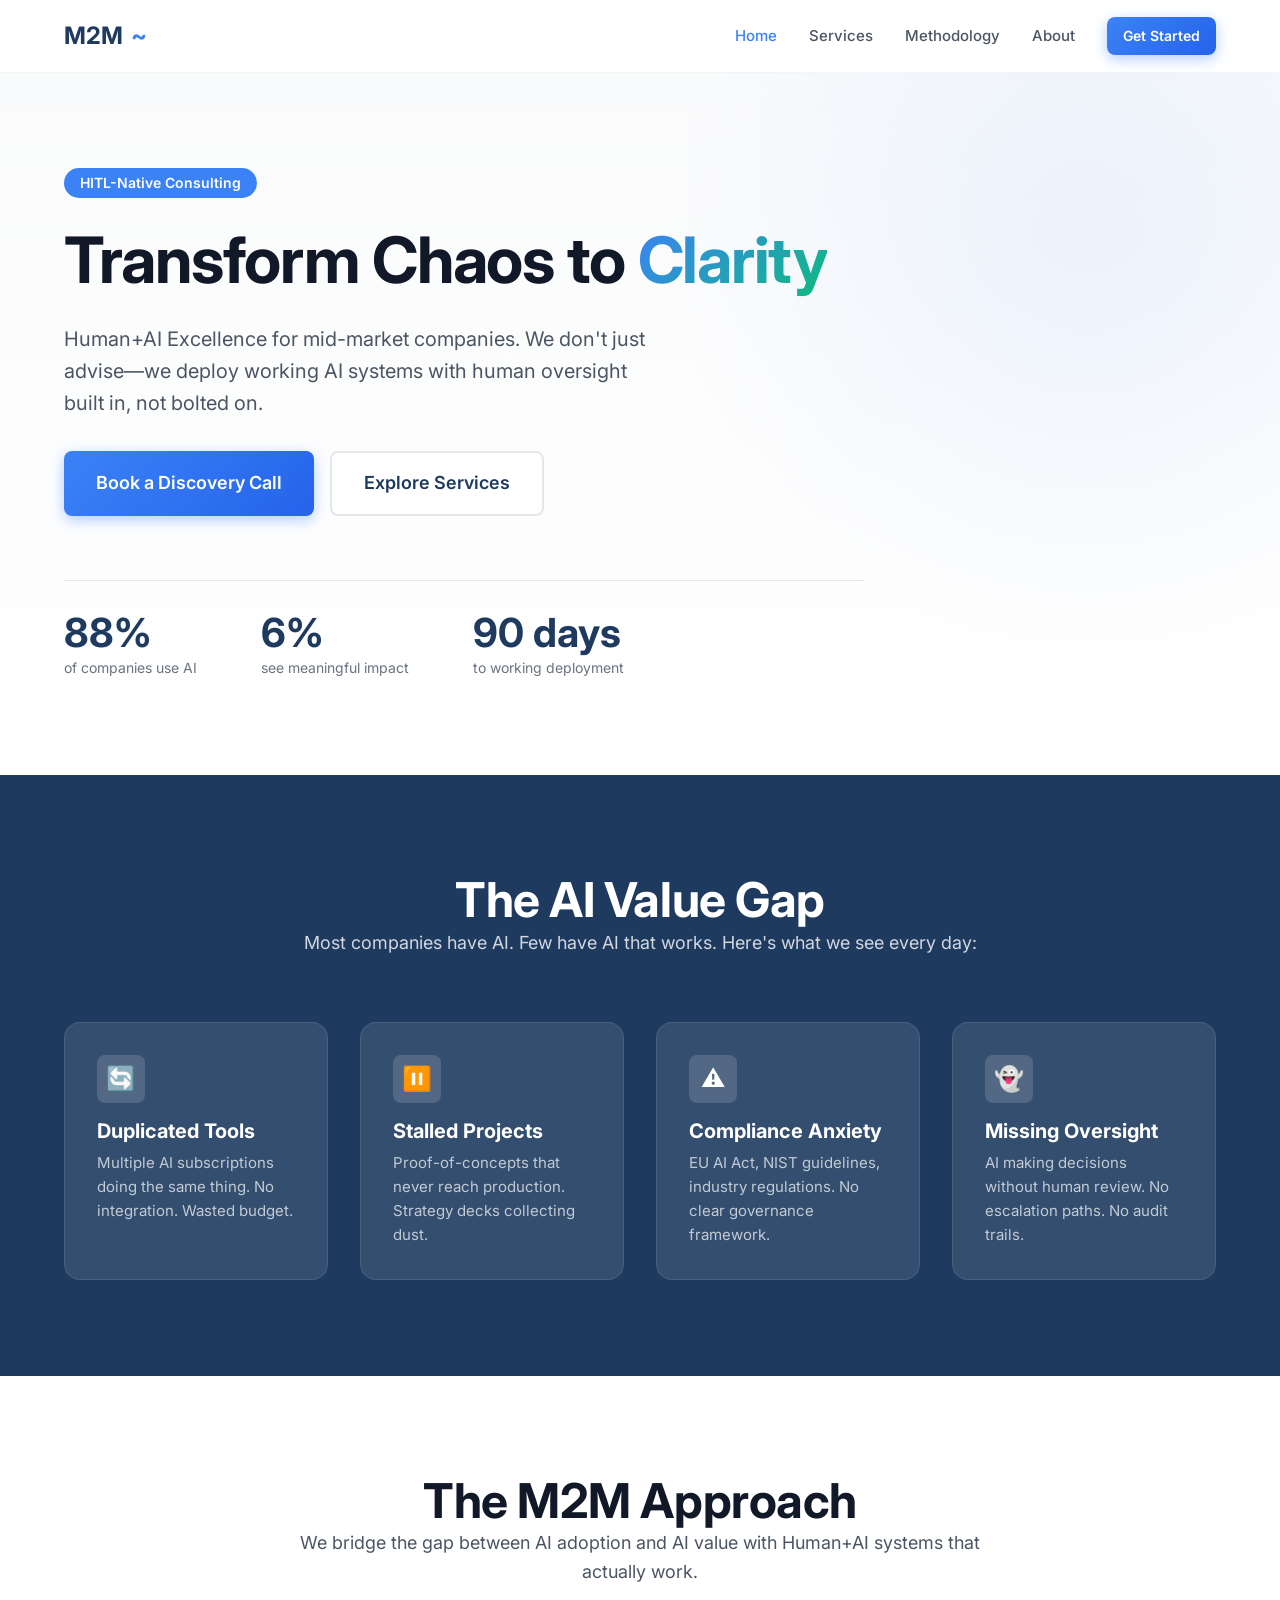
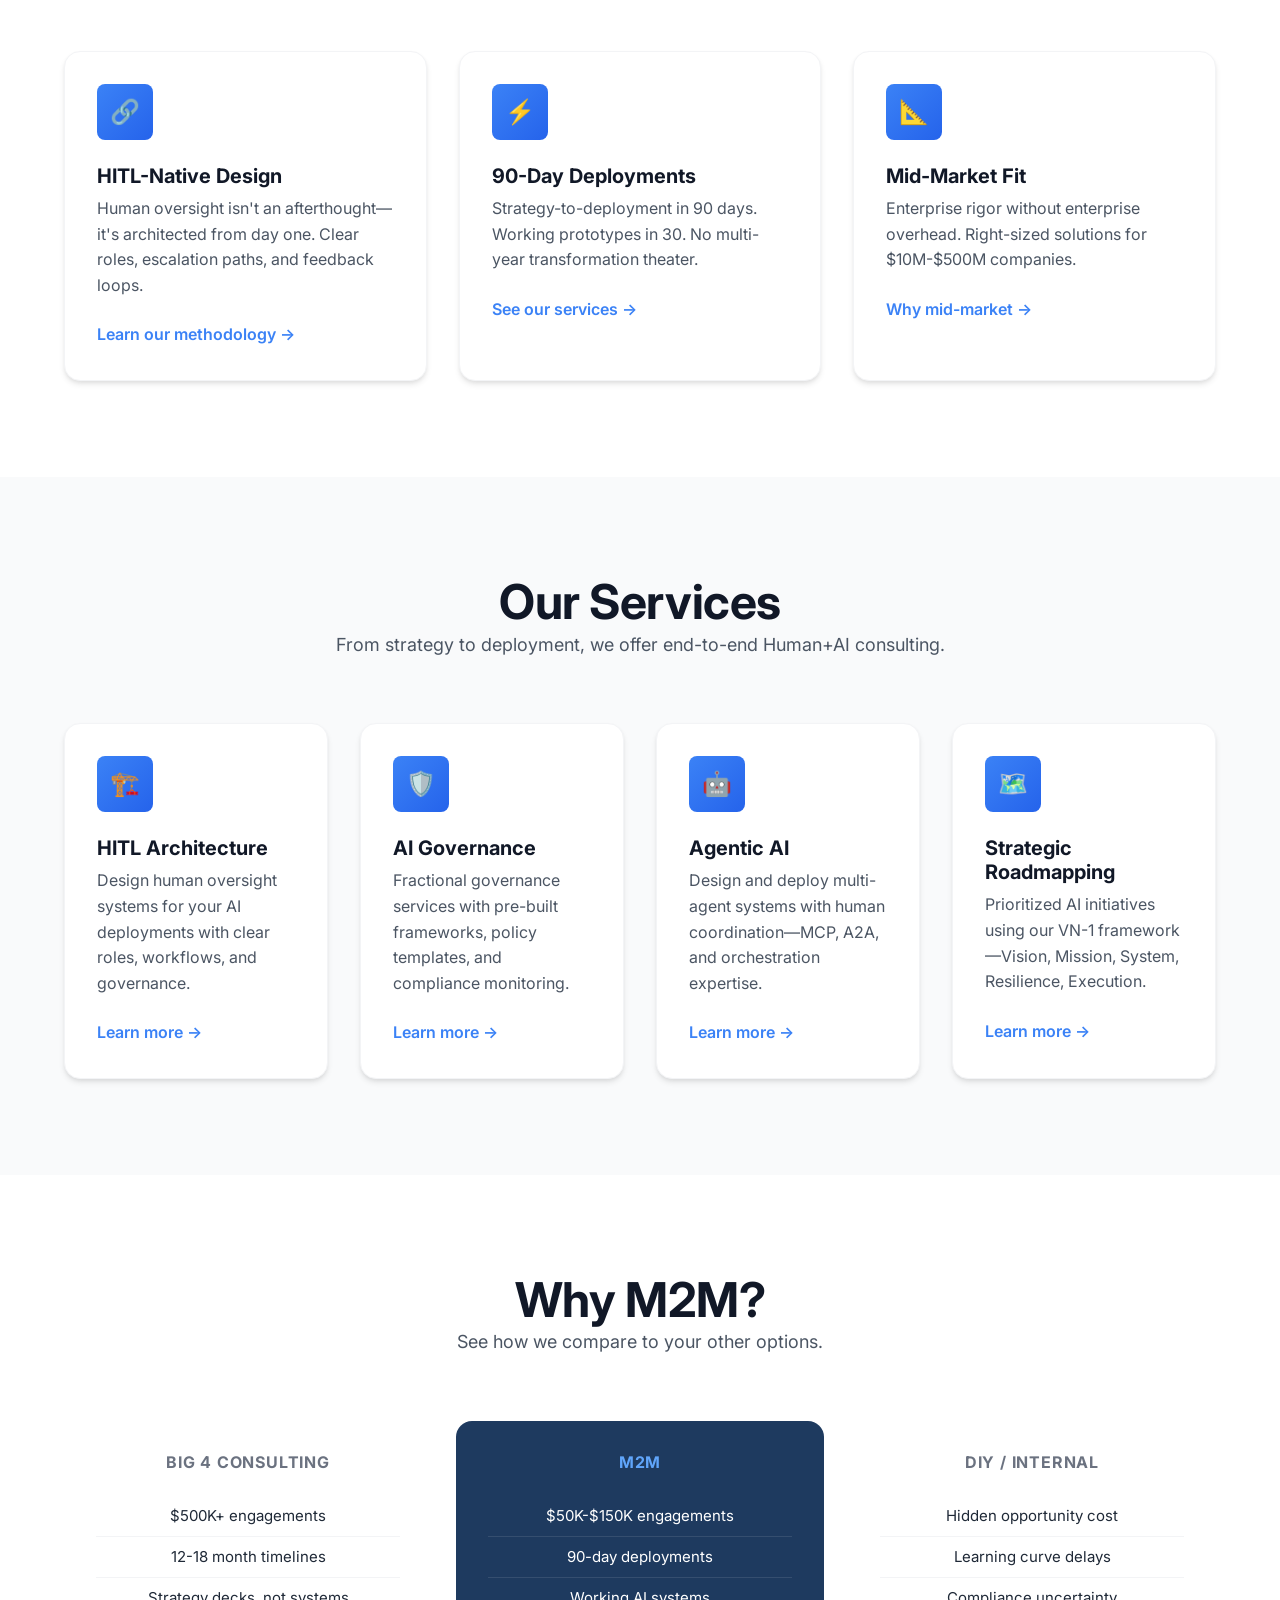
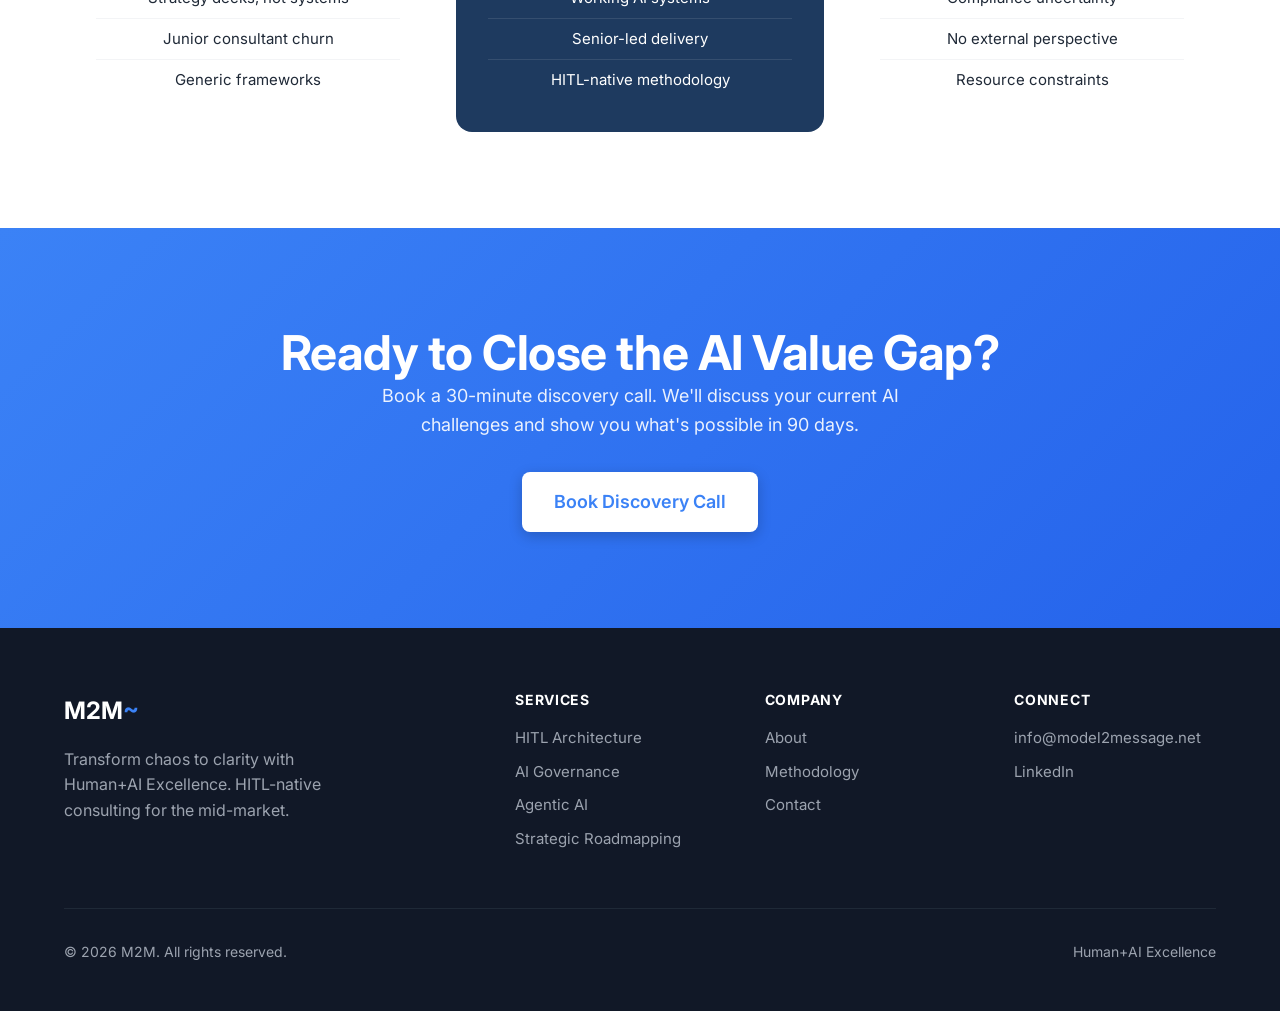
<file: website/index.html>
<!DOCTYPE html>
<html lang="en">
<head>
  <meta charset="UTF-8">
  <meta name="viewport" content="width=device-width, initial-scale=1.0">
  <meta name="description" content="M2M delivers Human+AI Excellence for mid-market companies. HITL-native consulting that transforms chaos to clarity with 90-day deployments.">
  <meta name="keywords" content="AI consulting, HITL, human in the loop, AI governance, agentic AI, mid-market, digital transformation">

  <title>M2M | Transform Chaos to Clarity with Human+AI Excellence</title>

  <!-- Fonts -->
  <link rel="preconnect" href="https://fonts.googleapis.com">
  <link rel="preconnect" href="https://fonts.gstatic.com" crossorigin>
  <link href="https://fonts.googleapis.com/css2?family=Inter:wght@400;500;600;700&display=swap" rel="stylesheet">

  <!-- Styles -->
  <link rel="stylesheet" href="css/styles.css">

  <!-- Favicon -->
  <link rel="icon" type="image/svg+xml" href="data:image/svg+xml,<svg xmlns='http://www.w3.org/2000/svg' viewBox='0 0 100 100'><text y='.9em' font-size='90'>~</text></svg>">
</head>
<body>

  <!-- Header -->
  <header class="header">
    <div class="container header-inner">
      <a href="index.html" class="logo">
        M2M<span class="logo-mark">~</span>
      </a>

      <button class="nav-toggle" aria-label="Toggle navigation">
        <span></span>
        <span></span>
        <span></span>
      </button>

      <nav class="nav">
        <a href="index.html" class="nav-link active">Home</a>
        <a href="services.html" class="nav-link">Services</a>
        <a href="methodology.html" class="nav-link">Methodology</a>
        <a href="about.html" class="nav-link">About</a>
        <a href="contact.html" class="btn btn-primary btn-sm">Get Started</a>
      </nav>
    </div>
  </header>

  <!-- Hero Section -->
  <section class="hero">
    <div class="container">
      <div class="hero-content">
        <span class="hero-badge">HITL-Native Consulting</span>
        <h1>Transform Chaos to <span class="highlight">Clarity</span></h1>
        <p class="hero-subtitle">
          Human+AI Excellence for mid-market companies. We don't just advise—we deploy working AI systems with human oversight built in, not bolted on.
        </p>
        <div class="hero-cta">
          <a href="contact.html" class="btn btn-primary btn-lg">Book a Discovery Call</a>
          <a href="services.html" class="btn btn-secondary btn-lg">Explore Services</a>
        </div>
        <div class="hero-stats">
          <div class="hero-stat">
            <div class="hero-stat-value">88%</div>
            <div class="hero-stat-label">of companies use AI</div>
          </div>
          <div class="hero-stat">
            <div class="hero-stat-value">6%</div>
            <div class="hero-stat-label">see meaningful impact</div>
          </div>
          <div class="hero-stat">
            <div class="hero-stat-value">90 days</div>
            <div class="hero-stat-label">to working deployment</div>
          </div>
        </div>
      </div>
    </div>
  </section>

  <!-- Problem Section -->
  <section class="problem-section section">
    <div class="container">
      <div class="section-header">
        <h2>The AI Value Gap</h2>
        <p style="color: rgba(255,255,255,0.8);">
          Most companies have AI. Few have AI that works. Here's what we see every day:
        </p>
      </div>

      <div class="problem-grid">
        <div class="problem-card">
          <div class="problem-card-icon">🔄</div>
          <h4>Duplicated Tools</h4>
          <p>Multiple AI subscriptions doing the same thing. No integration. Wasted budget.</p>
        </div>
        <div class="problem-card">
          <div class="problem-card-icon">⏸️</div>
          <h4>Stalled Projects</h4>
          <p>Proof-of-concepts that never reach production. Strategy decks collecting dust.</p>
        </div>
        <div class="problem-card">
          <div class="problem-card-icon">⚠️</div>
          <h4>Compliance Anxiety</h4>
          <p>EU AI Act, NIST guidelines, industry regulations. No clear governance framework.</p>
        </div>
        <div class="problem-card">
          <div class="problem-card-icon">👻</div>
          <h4>Missing Oversight</h4>
          <p>AI making decisions without human review. No escalation paths. No audit trails.</p>
        </div>
      </div>
    </div>
  </section>

  <!-- Solution Section -->
  <section class="section">
    <div class="container">
      <div class="section-header">
        <h2>The M2M Approach</h2>
        <p>
          We bridge the gap between AI adoption and AI value with Human+AI systems that actually work.
        </p>
      </div>

      <div class="grid grid-3">
        <div class="service-card">
          <div class="service-card-icon">🔗</div>
          <h3>HITL-Native Design</h3>
          <p>Human oversight isn't an afterthought—it's architected from day one. Clear roles, escalation paths, and feedback loops.</p>
          <a href="methodology.html" class="service-card-link">Learn our methodology →</a>
        </div>
        <div class="service-card">
          <div class="service-card-icon">⚡</div>
          <h3>90-Day Deployments</h3>
          <p>Strategy-to-deployment in 90 days. Working prototypes in 30. No multi-year transformation theater.</p>
          <a href="services.html" class="service-card-link">See our services →</a>
        </div>
        <div class="service-card">
          <div class="service-card-icon">📐</div>
          <h3>Mid-Market Fit</h3>
          <p>Enterprise rigor without enterprise overhead. Right-sized solutions for $10M-$500M companies.</p>
          <a href="about.html" class="service-card-link">Why mid-market →</a>
        </div>
      </div>
    </div>
  </section>

  <!-- Services Preview -->
  <section class="services-section section">
    <div class="container">
      <div class="section-header">
        <h2>Our Services</h2>
        <p>
          From strategy to deployment, we offer end-to-end Human+AI consulting.
        </p>
      </div>

      <div class="grid grid-4">
        <div class="service-card">
          <div class="service-card-icon">🏗️</div>
          <h3>HITL Architecture</h3>
          <p>Design human oversight systems for your AI deployments with clear roles, workflows, and governance.</p>
          <a href="services.html#hitl-architecture" class="service-card-link">Learn more →</a>
        </div>
        <div class="service-card">
          <div class="service-card-icon">🛡️</div>
          <h3>AI Governance</h3>
          <p>Fractional governance services with pre-built frameworks, policy templates, and compliance monitoring.</p>
          <a href="services.html#governance" class="service-card-link">Learn more →</a>
        </div>
        <div class="service-card">
          <div class="service-card-icon">🤖</div>
          <h3>Agentic AI</h3>
          <p>Design and deploy multi-agent systems with human coordination—MCP, A2A, and orchestration expertise.</p>
          <a href="services.html#agentic" class="service-card-link">Learn more →</a>
        </div>
        <div class="service-card">
          <div class="service-card-icon">🗺️</div>
          <h3>Strategic Roadmapping</h3>
          <p>Prioritized AI initiatives using our VN-1 framework—Vision, Mission, System, Resilience, Execution.</p>
          <a href="services.html#roadmapping" class="service-card-link">Learn more →</a>
        </div>
      </div>
    </div>
  </section>

  <!-- Differentiators -->
  <section class="section">
    <div class="container">
      <div class="section-header">
        <h2>Why M2M?</h2>
        <p>
          See how we compare to your other options.
        </p>
      </div>

      <div class="diff-grid">
        <div class="diff-card">
          <h4>Big 4 Consulting</h4>
          <ul class="diff-list">
            <li>$500K+ engagements</li>
            <li>12-18 month timelines</li>
            <li>Strategy decks, not systems</li>
            <li>Junior consultant churn</li>
            <li>Generic frameworks</li>
          </ul>
        </div>

        <div class="diff-card highlight">
          <h4>M2M</h4>
          <ul class="diff-list">
            <li>$50K-$150K engagements</li>
            <li>90-day deployments</li>
            <li>Working AI systems</li>
            <li>Senior-led delivery</li>
            <li>HITL-native methodology</li>
          </ul>
        </div>

        <div class="diff-card">
          <h4>DIY / Internal</h4>
          <ul class="diff-list">
            <li>Hidden opportunity cost</li>
            <li>Learning curve delays</li>
            <li>Compliance uncertainty</li>
            <li>No external perspective</li>
            <li>Resource constraints</li>
          </ul>
        </div>
      </div>
    </div>
  </section>

  <!-- CTA Section -->
  <section class="cta-section section">
    <div class="container">
      <h2>Ready to Close the AI Value Gap?</h2>
      <p>
        Book a 30-minute discovery call. We'll discuss your current AI challenges and show you what's possible in 90 days.
      </p>
      <a href="contact.html" class="btn btn-primary btn-lg">Book Discovery Call</a>
    </div>
  </section>

  <!-- Footer -->
  <footer class="footer">
    <div class="container">
      <div class="footer-grid">
        <div class="footer-brand">
          <div class="footer-logo">M2M<span class="logo-mark">~</span></div>
          <p>Transform chaos to clarity with Human+AI Excellence. HITL-native consulting for the mid-market.</p>
        </div>

        <div>
          <h5>Services</h5>
          <ul class="footer-links">
            <li><a href="services.html#hitl-architecture">HITL Architecture</a></li>
            <li><a href="services.html#governance">AI Governance</a></li>
            <li><a href="services.html#agentic">Agentic AI</a></li>
            <li><a href="services.html#roadmapping">Strategic Roadmapping</a></li>
          </ul>
        </div>

        <div>
          <h5>Company</h5>
          <ul class="footer-links">
            <li><a href="about.html">About</a></li>
            <li><a href="methodology.html">Methodology</a></li>
            <li><a href="contact.html">Contact</a></li>
          </ul>
        </div>

        <div>
          <h5>Connect</h5>
          <ul class="footer-links">
            <li><a href="mailto:info@model2message.net">info@model2message.net</a></li>
            <li><a href="https://linkedin.com" target="_blank">LinkedIn</a></li>
          </ul>
        </div>
      </div>

      <div class="footer-bottom">
        <p>&copy; 2026 M2M. All rights reserved.</p>
        <p>Human+AI Excellence</p>
      </div>
    </div>
  </footer>

  <script src="js/main.js"></script>
</body>
</html>
</file>
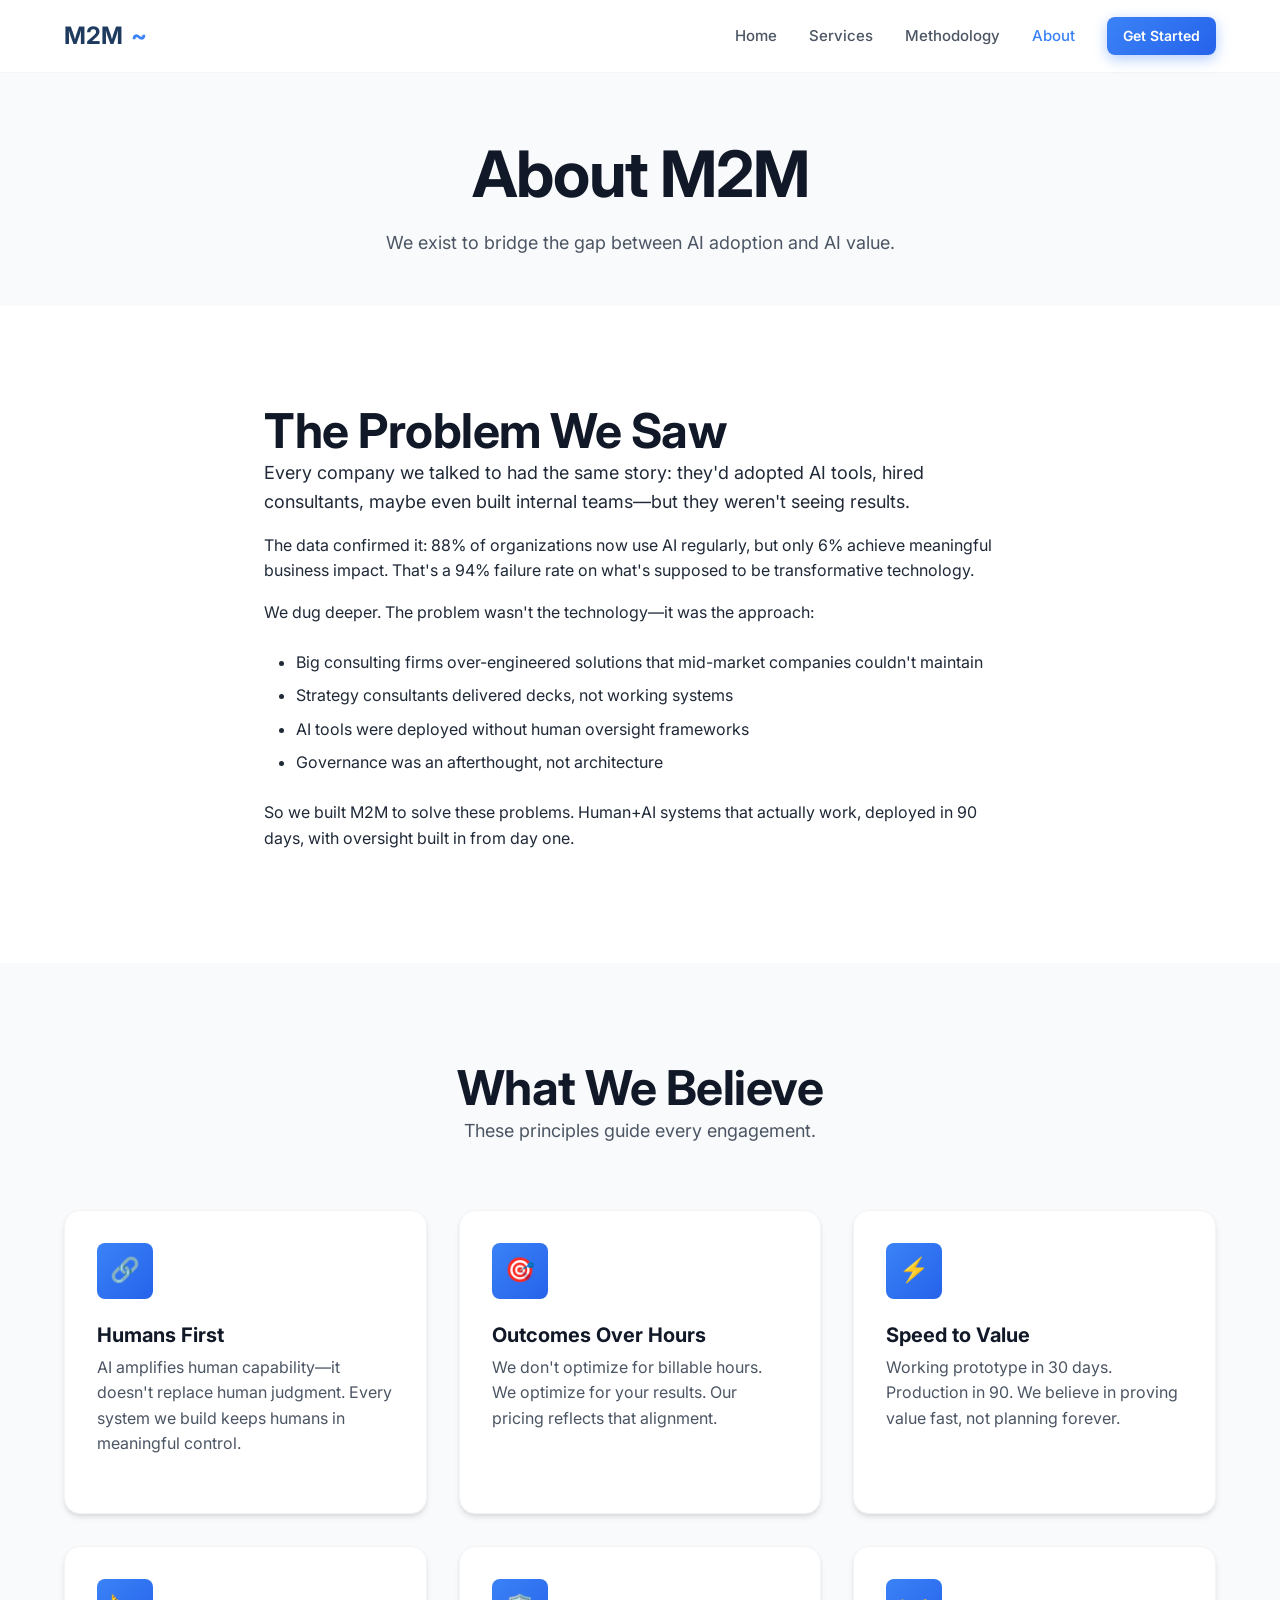
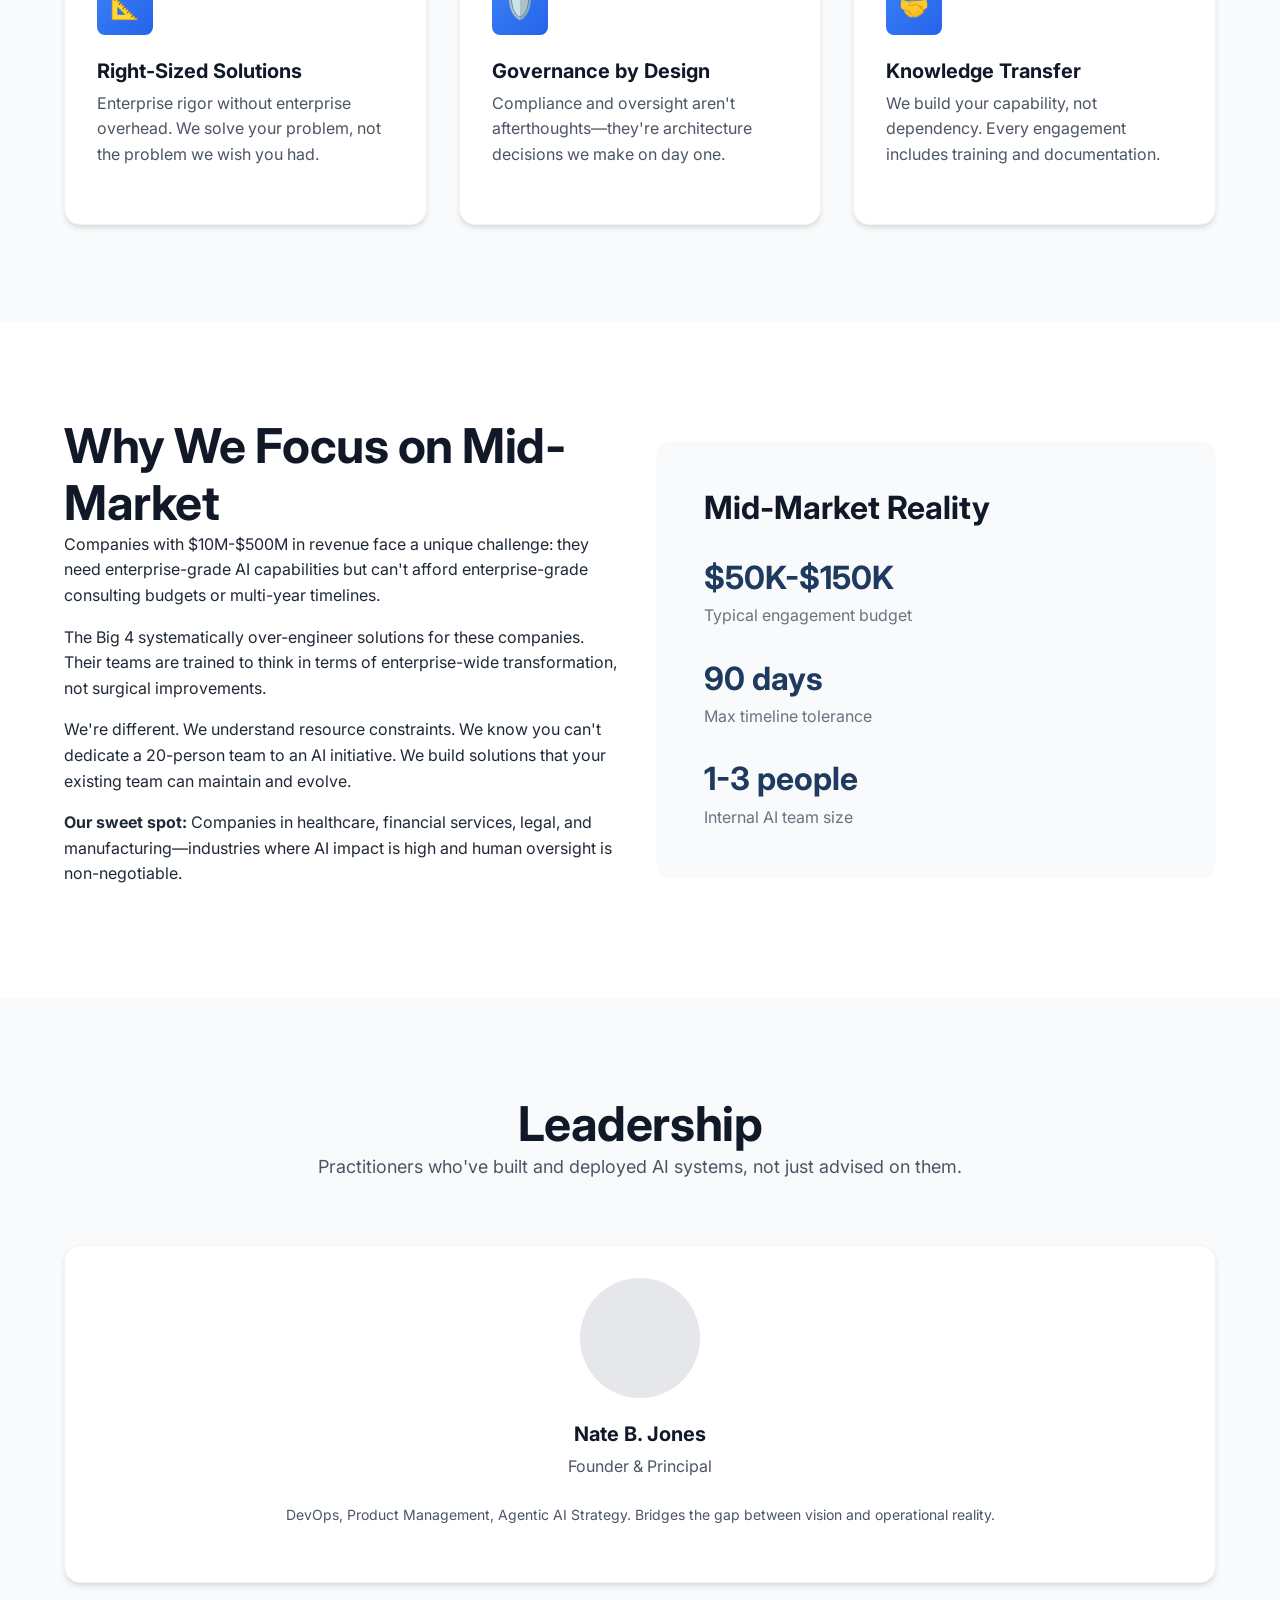
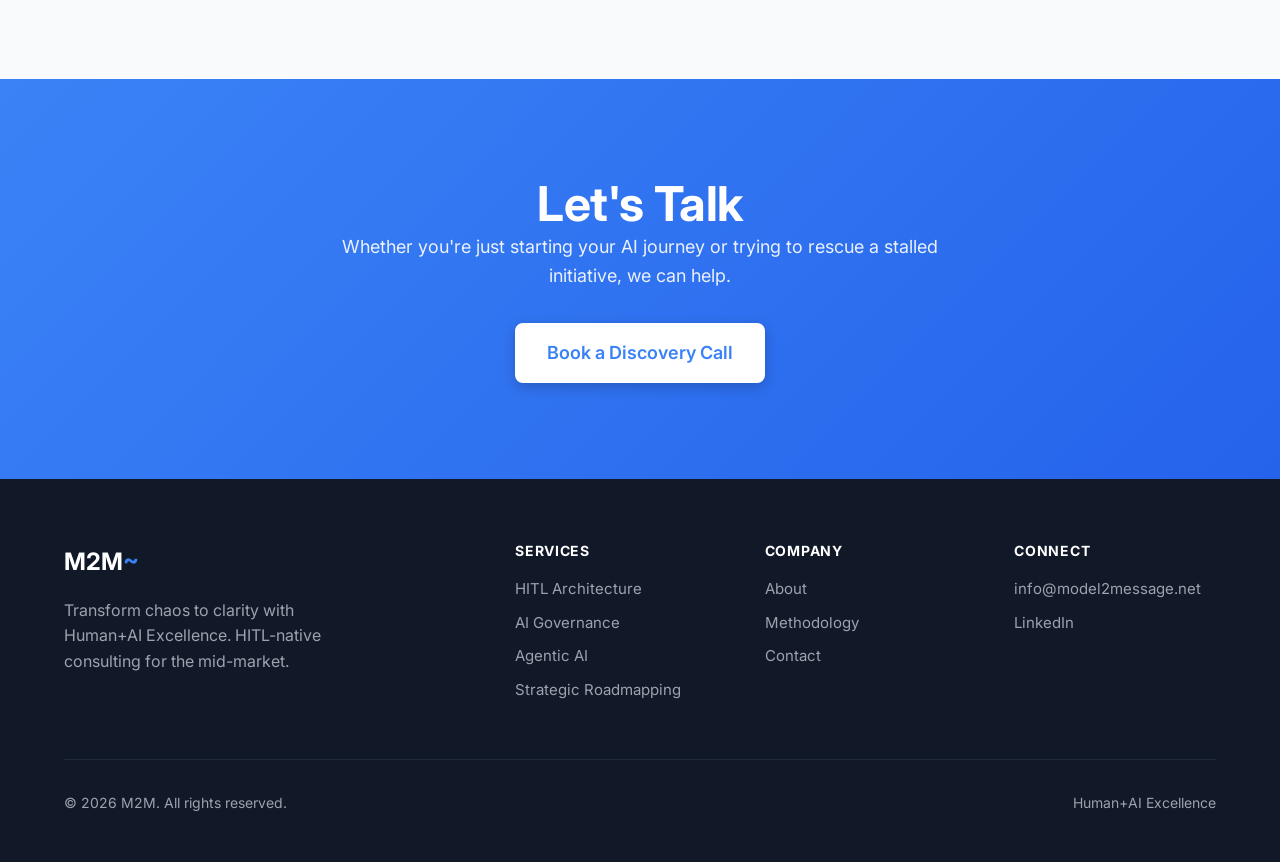
<file: website/about.html>
<!DOCTYPE html>
<html lang="en">
<head>
  <meta charset="UTF-8">
  <meta name="viewport" content="width=device-width, initial-scale=1.0">
  <meta name="description" content="About M2M - Founded to bridge the gap between AI adoption and AI value for mid-market companies.">

  <title>About | M2M - Human+AI Excellence</title>

  <link rel="preconnect" href="https://fonts.googleapis.com">
  <link rel="preconnect" href="https://fonts.gstatic.com" crossorigin>
  <link href="https://fonts.googleapis.com/css2?family=Inter:wght@400;500;600;700&display=swap" rel="stylesheet">
  <link rel="stylesheet" href="css/styles.css">
  <link rel="icon" type="image/svg+xml" href="data:image/svg+xml,<svg xmlns='http://www.w3.org/2000/svg' viewBox='0 0 100 100'><text y='.9em' font-size='90'>~</text></svg>">
</head>
<body>

  <!-- Header -->
  <header class="header">
    <div class="container header-inner">
      <a href="index.html" class="logo">
        M2M<span class="logo-mark">~</span>
      </a>
      <button class="nav-toggle" aria-label="Toggle navigation">
        <span></span><span></span><span></span>
      </button>
      <nav class="nav">
        <a href="index.html" class="nav-link">Home</a>
        <a href="services.html" class="nav-link">Services</a>
        <a href="methodology.html" class="nav-link">Methodology</a>
        <a href="about.html" class="nav-link active">About</a>
        <a href="contact.html" class="btn btn-primary btn-sm">Get Started</a>
      </nav>
    </div>
  </header>

  <!-- Page Header -->
  <section class="page-header">
    <div class="container">
      <h1>About M2M</h1>
      <p>We exist to bridge the gap between AI adoption and AI value.</p>
    </div>
  </section>

  <!-- Origin Story -->
  <section class="section">
    <div class="container container-narrow">
      <h2>The Problem We Saw</h2>
      <p class="text-lg">
        Every company we talked to had the same story: they'd adopted AI tools, hired consultants, maybe even built internal teams—but they weren't seeing results.
      </p>
      <p>
        The data confirmed it: 88% of organizations now use AI regularly, but only 6% achieve meaningful business impact. That's a 94% failure rate on what's supposed to be transformative technology.
      </p>
      <p>
        We dug deeper. The problem wasn't the technology—it was the approach:
      </p>
      <ul style="margin: var(--space-lg) 0; padding-left: var(--space-xl);">
        <li style="margin-bottom: var(--space-sm);">Big consulting firms over-engineered solutions that mid-market companies couldn't maintain</li>
        <li style="margin-bottom: var(--space-sm);">Strategy consultants delivered decks, not working systems</li>
        <li style="margin-bottom: var(--space-sm);">AI tools were deployed without human oversight frameworks</li>
        <li style="margin-bottom: var(--space-sm);">Governance was an afterthought, not architecture</li>
      </ul>
      <p>
        So we built M2M to solve these problems. Human+AI systems that actually work, deployed in 90 days, with oversight built in from day one.
      </p>
    </div>
  </section>

  <!-- Values -->
  <section class="services-section section">
    <div class="container">
      <div class="section-header">
        <h2>What We Believe</h2>
        <p>These principles guide every engagement.</p>
      </div>

      <div class="grid grid-3">
        <div class="service-card">
          <div class="service-card-icon">🔗</div>
          <h3>Humans First</h3>
          <p>AI amplifies human capability—it doesn't replace human judgment. Every system we build keeps humans in meaningful control.</p>
        </div>
        <div class="service-card">
          <div class="service-card-icon">🎯</div>
          <h3>Outcomes Over Hours</h3>
          <p>We don't optimize for billable hours. We optimize for your results. Our pricing reflects that alignment.</p>
        </div>
        <div class="service-card">
          <div class="service-card-icon">⚡</div>
          <h3>Speed to Value</h3>
          <p>Working prototype in 30 days. Production in 90. We believe in proving value fast, not planning forever.</p>
        </div>
        <div class="service-card">
          <div class="service-card-icon">📐</div>
          <h3>Right-Sized Solutions</h3>
          <p>Enterprise rigor without enterprise overhead. We solve your problem, not the problem we wish you had.</p>
        </div>
        <div class="service-card">
          <div class="service-card-icon">🛡️</div>
          <h3>Governance by Design</h3>
          <p>Compliance and oversight aren't afterthoughts—they're architecture decisions we make on day one.</p>
        </div>
        <div class="service-card">
          <div class="service-card-icon">🤝</div>
          <h3>Knowledge Transfer</h3>
          <p>We build your capability, not dependency. Every engagement includes training and documentation.</p>
        </div>
      </div>
    </div>
  </section>

  <!-- Why Mid-Market -->
  <section class="section">
    <div class="container">
      <div class="grid grid-2" style="align-items: center;">
        <div>
          <h2>Why We Focus on Mid-Market</h2>
          <p>
            Companies with $10M-$500M in revenue face a unique challenge: they need enterprise-grade AI capabilities but can't afford enterprise-grade consulting budgets or multi-year timelines.
          </p>
          <p>
            The Big 4 systematically over-engineer solutions for these companies. Their teams are trained to think in terms of enterprise-wide transformation, not surgical improvements.
          </p>
          <p>
            We're different. We understand resource constraints. We know you can't dedicate a 20-person team to an AI initiative. We build solutions that your existing team can maintain and evolve.
          </p>
          <p>
            <strong>Our sweet spot:</strong> Companies in healthcare, financial services, legal, and manufacturing—industries where AI impact is high and human oversight is non-negotiable.
          </p>
        </div>
        <div style="background: var(--color-gray-50); padding: var(--space-2xl); border-radius: var(--radius-lg);">
          <h3 style="margin-bottom: var(--space-lg);">Mid-Market Reality</h3>
          <div style="margin-bottom: var(--space-lg);">
            <div style="font-size: 2rem; font-weight: 700; color: var(--color-primary);">$50K-$150K</div>
            <div style="color: var(--color-gray-500);">Typical engagement budget</div>
          </div>
          <div style="margin-bottom: var(--space-lg);">
            <div style="font-size: 2rem; font-weight: 700; color: var(--color-primary);">90 days</div>
            <div style="color: var(--color-gray-500);">Max timeline tolerance</div>
          </div>
          <div>
            <div style="font-size: 2rem; font-weight: 700; color: var(--color-primary);">1-3 people</div>
            <div style="color: var(--color-gray-500);">Internal AI team size</div>
          </div>
        </div>
      </div>
    </div>
  </section>

  <!-- Team Section (Placeholder) -->
  <section class="services-section section">
    <div class="container">
      <div class="section-header">
        <h2>Leadership</h2>
        <p>Practitioners who've built and deployed AI systems, not just advised on them.</p>
      </div>

      <div class="grid grid-3">
        <div class="service-card" style="text-align: center;">
          <div style="width: 120px; height: 120px; background: var(--color-gray-200); border-radius: var(--radius-full); margin: 0 auto var(--space-lg);"></div>
          <h3>Nate B. Jones</h3>
          <p class="text-muted mb-sm">Founder & Principal</p>
          <p class="text-sm">DevOps, Product Management, Agentic AI Strategy. Bridges the gap between vision and operational reality.</p>
        </div>
        <!-- Add more team members as needed -->
      </div>
    </div>
  </section>

  <!-- CTA -->
  <section class="cta-section section">
    <div class="container">
      <h2>Let's Talk</h2>
      <p>
        Whether you're just starting your AI journey or trying to rescue a stalled initiative, we can help.
      </p>
      <a href="contact.html" class="btn btn-primary btn-lg">Book a Discovery Call</a>
    </div>
  </section>

  <!-- Footer -->
  <footer class="footer">
    <div class="container">
      <div class="footer-grid">
        <div class="footer-brand">
          <div class="footer-logo">M2M<span class="logo-mark">~</span></div>
          <p>Transform chaos to clarity with Human+AI Excellence. HITL-native consulting for the mid-market.</p>
        </div>
        <div>
          <h5>Services</h5>
          <ul class="footer-links">
            <li><a href="services.html#hitl-architecture">HITL Architecture</a></li>
            <li><a href="services.html#governance">AI Governance</a></li>
            <li><a href="services.html#agentic">Agentic AI</a></li>
            <li><a href="services.html#roadmapping">Strategic Roadmapping</a></li>
          </ul>
        </div>
        <div>
          <h5>Company</h5>
          <ul class="footer-links">
            <li><a href="about.html">About</a></li>
            <li><a href="methodology.html">Methodology</a></li>
            <li><a href="contact.html">Contact</a></li>
          </ul>
        </div>
        <div>
          <h5>Connect</h5>
          <ul class="footer-links">
            <li><a href="mailto:info@model2message.net">info@model2message.net</a></li>
            <li><a href="https://linkedin.com" target="_blank">LinkedIn</a></li>
          </ul>
        </div>
      </div>
      <div class="footer-bottom">
        <p>&copy; 2026 M2M. All rights reserved.</p>
        <p>Human+AI Excellence</p>
      </div>
    </div>
  </footer>

  <script src="js/main.js"></script>
</body>
</html>
</file>
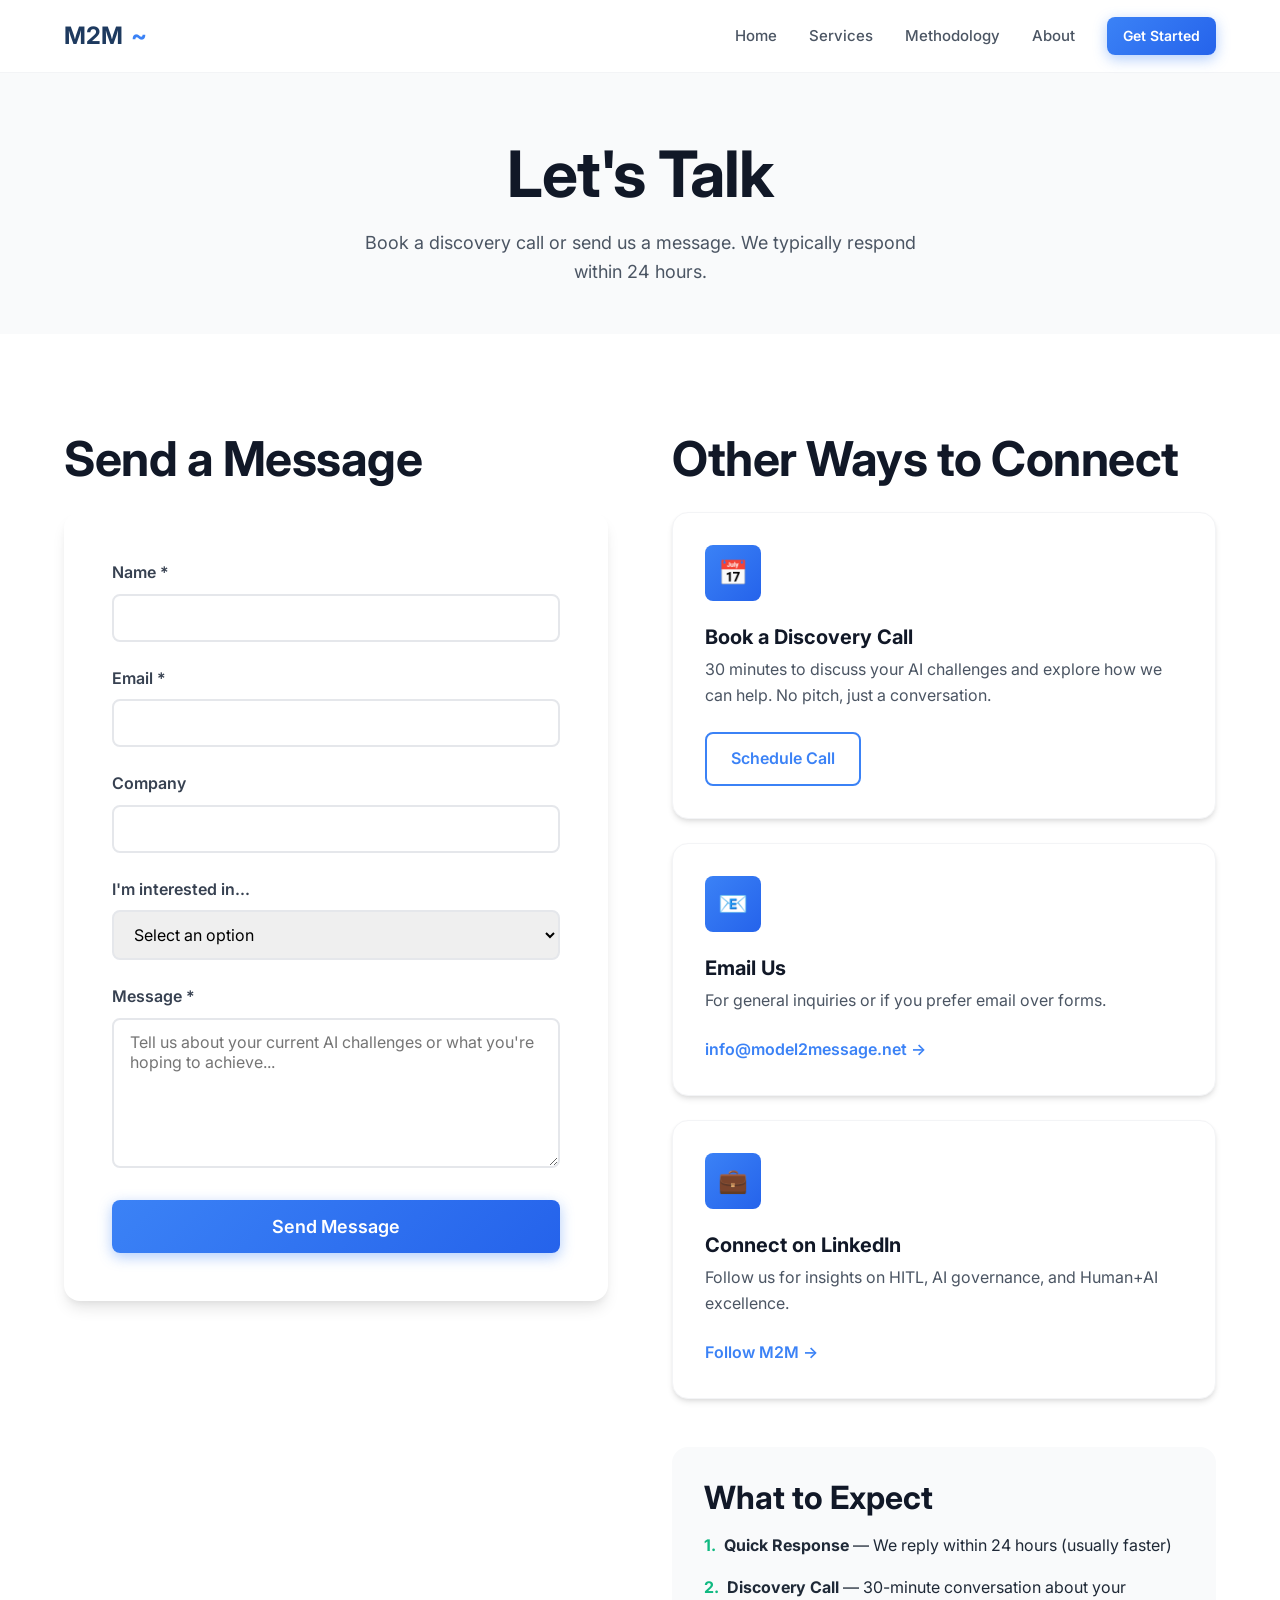
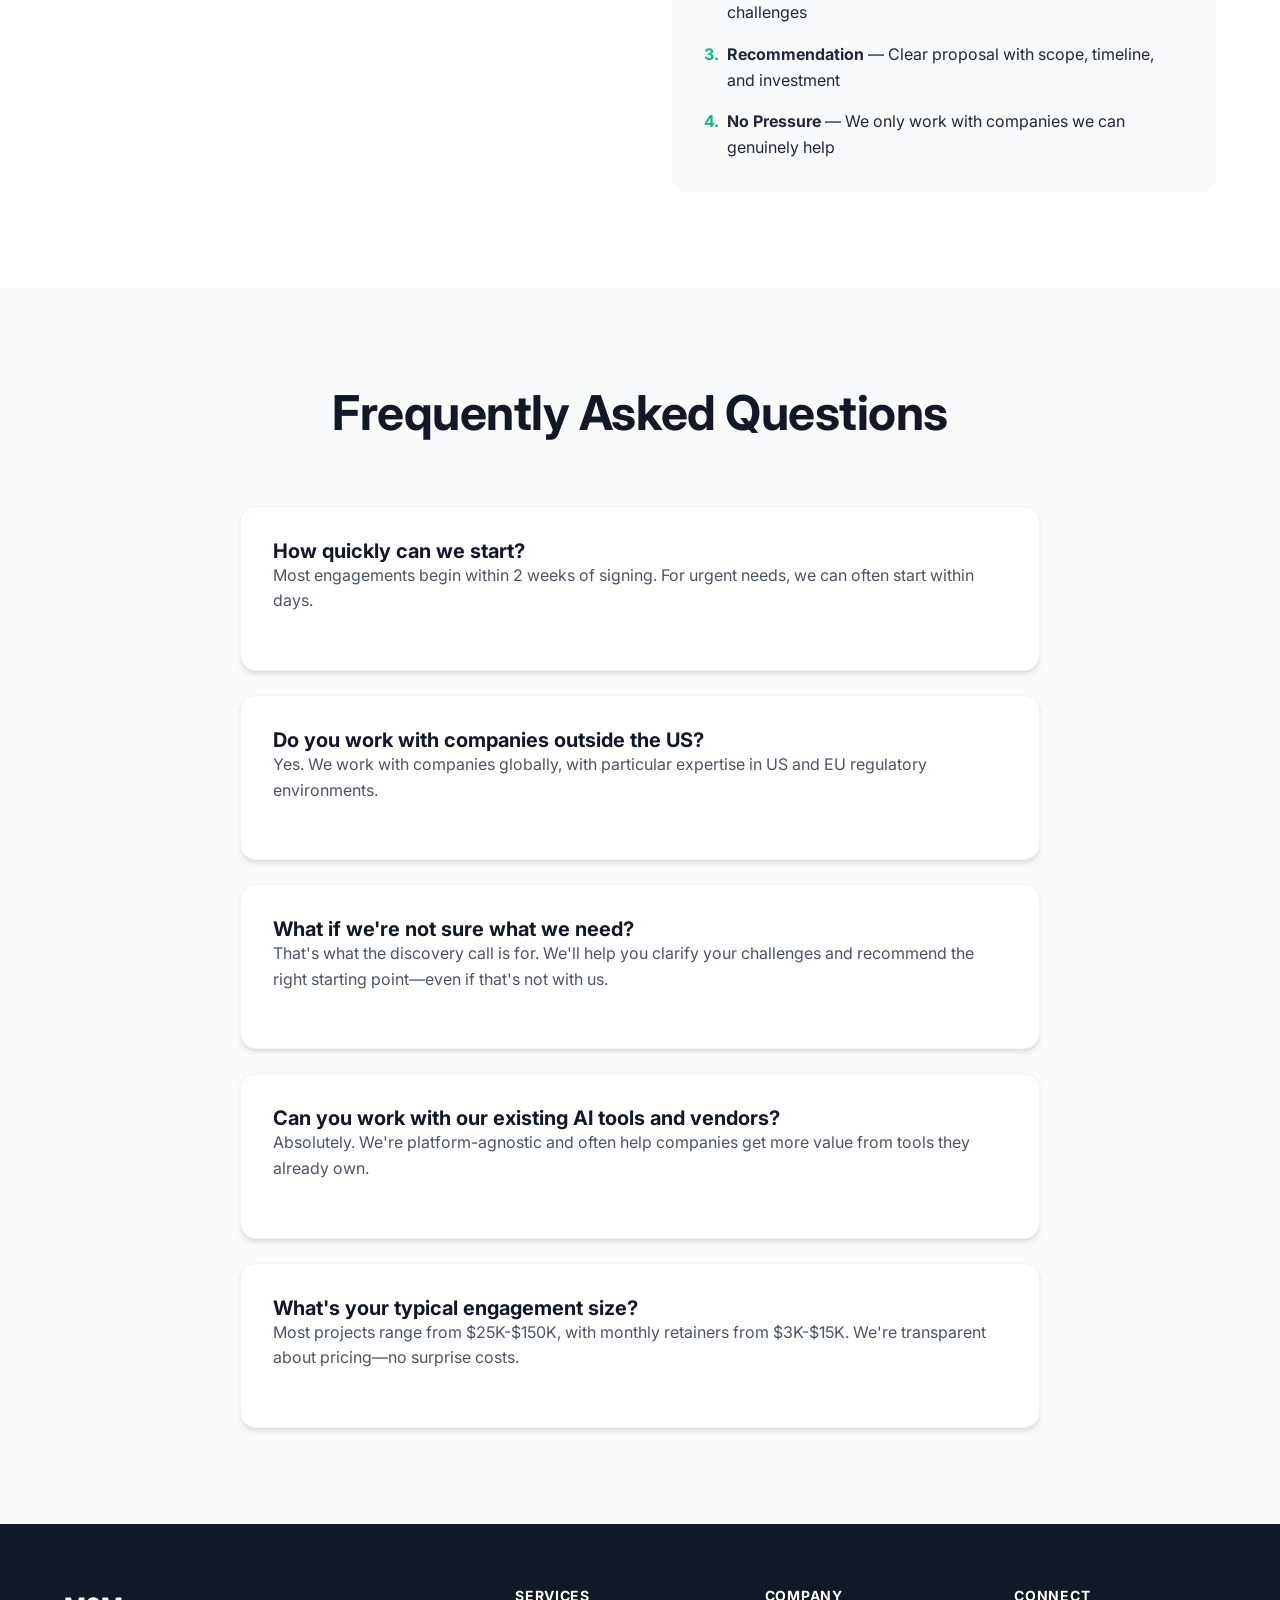
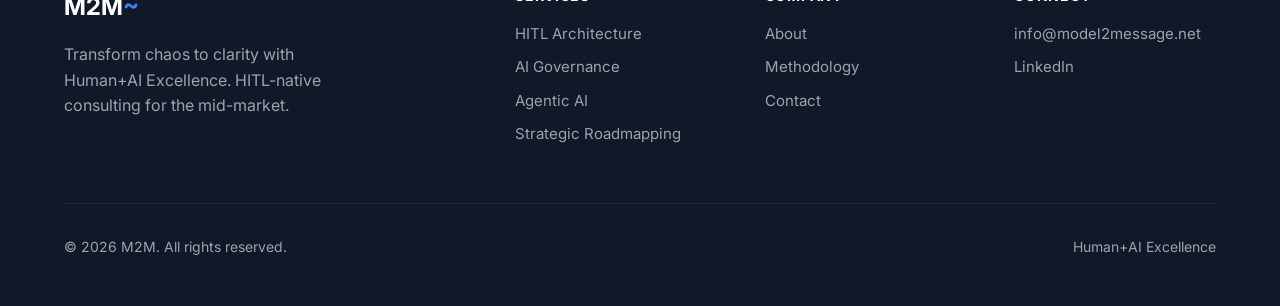
<file: website/contact.html>
<!DOCTYPE html>
<html lang="en">
<head>
  <meta charset="UTF-8">
  <meta name="viewport" content="width=device-width, initial-scale=1.0">
  <meta name="description" content="Contact M2M - Book a discovery call or reach out to discuss your AI challenges.">

  <title>Contact | M2M - Human+AI Excellence</title>

  <link rel="preconnect" href="https://fonts.googleapis.com">
  <link rel="preconnect" href="https://fonts.gstatic.com" crossorigin>
  <link href="https://fonts.googleapis.com/css2?family=Inter:wght@400;500;600;700&display=swap" rel="stylesheet">
  <link rel="stylesheet" href="css/styles.css">
  <link rel="icon" type="image/svg+xml" href="data:image/svg+xml,<svg xmlns='http://www.w3.org/2000/svg' viewBox='0 0 100 100'><text y='.9em' font-size='90'>~</text></svg>">
</head>
<body>

  <!-- Header -->
  <header class="header">
    <div class="container header-inner">
      <a href="index.html" class="logo">
        M2M<span class="logo-mark">~</span>
      </a>
      <button class="nav-toggle" aria-label="Toggle navigation">
        <span></span><span></span><span></span>
      </button>
      <nav class="nav">
        <a href="index.html" class="nav-link">Home</a>
        <a href="services.html" class="nav-link">Services</a>
        <a href="methodology.html" class="nav-link">Methodology</a>
        <a href="about.html" class="nav-link">About</a>
        <a href="contact.html" class="btn btn-primary btn-sm">Get Started</a>
      </nav>
    </div>
  </header>

  <!-- Page Header -->
  <section class="page-header">
    <div class="container">
      <h1>Let's Talk</h1>
      <p>Book a discovery call or send us a message. We typically respond within 24 hours.</p>
    </div>
  </section>

  <!-- Contact Section -->
  <section class="section">
    <div class="container">
      <div class="grid grid-2" style="gap: var(--space-3xl);">

        <!-- Contact Form -->
        <div>
          <h2 class="mb-lg">Send a Message</h2>
          <form id="contact-form" class="contact-form">
            <div class="form-group">
              <label for="name" class="form-label">Name *</label>
              <input type="text" id="name" name="name" class="form-input" required>
            </div>

            <div class="form-group">
              <label for="email" class="form-label">Email *</label>
              <input type="email" id="email" name="email" class="form-input" required>
            </div>

            <div class="form-group">
              <label for="company" class="form-label">Company</label>
              <input type="text" id="company" name="company" class="form-input">
            </div>

            <div class="form-group">
              <label for="interest" class="form-label">I'm interested in...</label>
              <select id="interest" name="interest" class="form-select">
                <option value="">Select an option</option>
                <option value="hitl-architecture">HITL Architecture Design</option>
                <option value="governance">AI Governance-as-a-Service</option>
                <option value="agentic">Agentic AI Orchestration</option>
                <option value="roadmapping">Strategic AI Roadmapping</option>
                <option value="sprints">AI Implementation Sprints</option>
                <option value="assessment">HITL Readiness Assessment</option>
                <option value="workshop">VN-1 Strategic Workshop</option>
                <option value="training">Training & Certification</option>
                <option value="other">Something else</option>
              </select>
            </div>

            <div class="form-group">
              <label for="message" class="form-label">Message *</label>
              <textarea id="message" name="message" class="form-textarea" required placeholder="Tell us about your current AI challenges or what you're hoping to achieve..."></textarea>
            </div>

            <button type="submit" class="btn btn-primary btn-lg" style="width: 100%;">Send Message</button>
          </form>
        </div>

        <!-- Contact Info -->
        <div>
          <h2 class="mb-lg">Other Ways to Connect</h2>

          <!-- Discovery Call -->
          <div class="service-card mb-lg">
            <div class="service-card-icon">📅</div>
            <h3>Book a Discovery Call</h3>
            <p>30 minutes to discuss your AI challenges and explore how we can help. No pitch, just a conversation.</p>
            <a href="#" class="btn btn-outline">Schedule Call</a>
            <!-- Replace # with Calendly or booking link -->
          </div>

          <!-- Email -->
          <div class="service-card mb-lg">
            <div class="service-card-icon">📧</div>
            <h3>Email Us</h3>
            <p>For general inquiries or if you prefer email over forms.</p>
            <a href="mailto:info@model2message.net" class="service-card-link">info@model2message.net →</a>
          </div>

          <!-- LinkedIn -->
          <div class="service-card mb-lg">
            <div class="service-card-icon">💼</div>
            <h3>Connect on LinkedIn</h3>
            <p>Follow us for insights on HITL, AI governance, and Human+AI excellence.</p>
            <a href="https://linkedin.com" target="_blank" class="service-card-link">Follow M2M →</a>
          </div>

          <!-- What to Expect -->
          <div style="background: var(--color-gray-50); padding: var(--space-xl); border-radius: var(--radius-lg); margin-top: var(--space-2xl);">
            <h3 class="mb-md">What to Expect</h3>
            <ul style="list-style: none; padding: 0;">
              <li style="display: flex; align-items: flex-start; gap: var(--space-sm); margin-bottom: var(--space-md);">
                <span style="color: var(--color-success); font-weight: bold;">1.</span>
                <span><strong>Quick Response</strong> — We reply within 24 hours (usually faster)</span>
              </li>
              <li style="display: flex; align-items: flex-start; gap: var(--space-sm); margin-bottom: var(--space-md);">
                <span style="color: var(--color-success); font-weight: bold;">2.</span>
                <span><strong>Discovery Call</strong> — 30-minute conversation about your challenges</span>
              </li>
              <li style="display: flex; align-items: flex-start; gap: var(--space-sm); margin-bottom: var(--space-md);">
                <span style="color: var(--color-success); font-weight: bold;">3.</span>
                <span><strong>Recommendation</strong> — Clear proposal with scope, timeline, and investment</span>
              </li>
              <li style="display: flex; align-items: flex-start; gap: var(--space-sm);">
                <span style="color: var(--color-success); font-weight: bold;">4.</span>
                <span><strong>No Pressure</strong> — We only work with companies we can genuinely help</span>
              </li>
            </ul>
          </div>
        </div>
      </div>
    </div>
  </section>

  <!-- FAQ Section -->
  <section class="services-section section">
    <div class="container">
      <div class="section-header">
        <h2>Frequently Asked Questions</h2>
      </div>

      <div class="container-narrow" style="margin: 0 auto;">
        <div class="service-card mb-lg">
          <h4>How quickly can we start?</h4>
          <p class="mb-0">Most engagements begin within 2 weeks of signing. For urgent needs, we can often start within days.</p>
        </div>

        <div class="service-card mb-lg">
          <h4>Do you work with companies outside the US?</h4>
          <p class="mb-0">Yes. We work with companies globally, with particular expertise in US and EU regulatory environments.</p>
        </div>

        <div class="service-card mb-lg">
          <h4>What if we're not sure what we need?</h4>
          <p class="mb-0">That's what the discovery call is for. We'll help you clarify your challenges and recommend the right starting point—even if that's not with us.</p>
        </div>

        <div class="service-card mb-lg">
          <h4>Can you work with our existing AI tools and vendors?</h4>
          <p class="mb-0">Absolutely. We're platform-agnostic and often help companies get more value from tools they already own.</p>
        </div>

        <div class="service-card">
          <h4>What's your typical engagement size?</h4>
          <p class="mb-0">Most projects range from $25K-$150K, with monthly retainers from $3K-$15K. We're transparent about pricing—no surprise costs.</p>
        </div>
      </div>
    </div>
  </section>

  <!-- Footer -->
  <footer class="footer">
    <div class="container">
      <div class="footer-grid">
        <div class="footer-brand">
          <div class="footer-logo">M2M<span class="logo-mark">~</span></div>
          <p>Transform chaos to clarity with Human+AI Excellence. HITL-native consulting for the mid-market.</p>
        </div>
        <div>
          <h5>Services</h5>
          <ul class="footer-links">
            <li><a href="services.html#hitl-architecture">HITL Architecture</a></li>
            <li><a href="services.html#governance">AI Governance</a></li>
            <li><a href="services.html#agentic">Agentic AI</a></li>
            <li><a href="services.html#roadmapping">Strategic Roadmapping</a></li>
          </ul>
        </div>
        <div>
          <h5>Company</h5>
          <ul class="footer-links">
            <li><a href="about.html">About</a></li>
            <li><a href="methodology.html">Methodology</a></li>
            <li><a href="contact.html">Contact</a></li>
          </ul>
        </div>
        <div>
          <h5>Connect</h5>
          <ul class="footer-links">
            <li><a href="mailto:info@model2message.net">info@model2message.net</a></li>
            <li><a href="https://linkedin.com" target="_blank">LinkedIn</a></li>
          </ul>
        </div>
      </div>
      <div class="footer-bottom">
        <p>&copy; 2026 M2M. All rights reserved.</p>
        <p>Human+AI Excellence</p>
      </div>
    </div>
  </footer>

  <script src="js/main.js"></script>
</body>
</html>
</file>
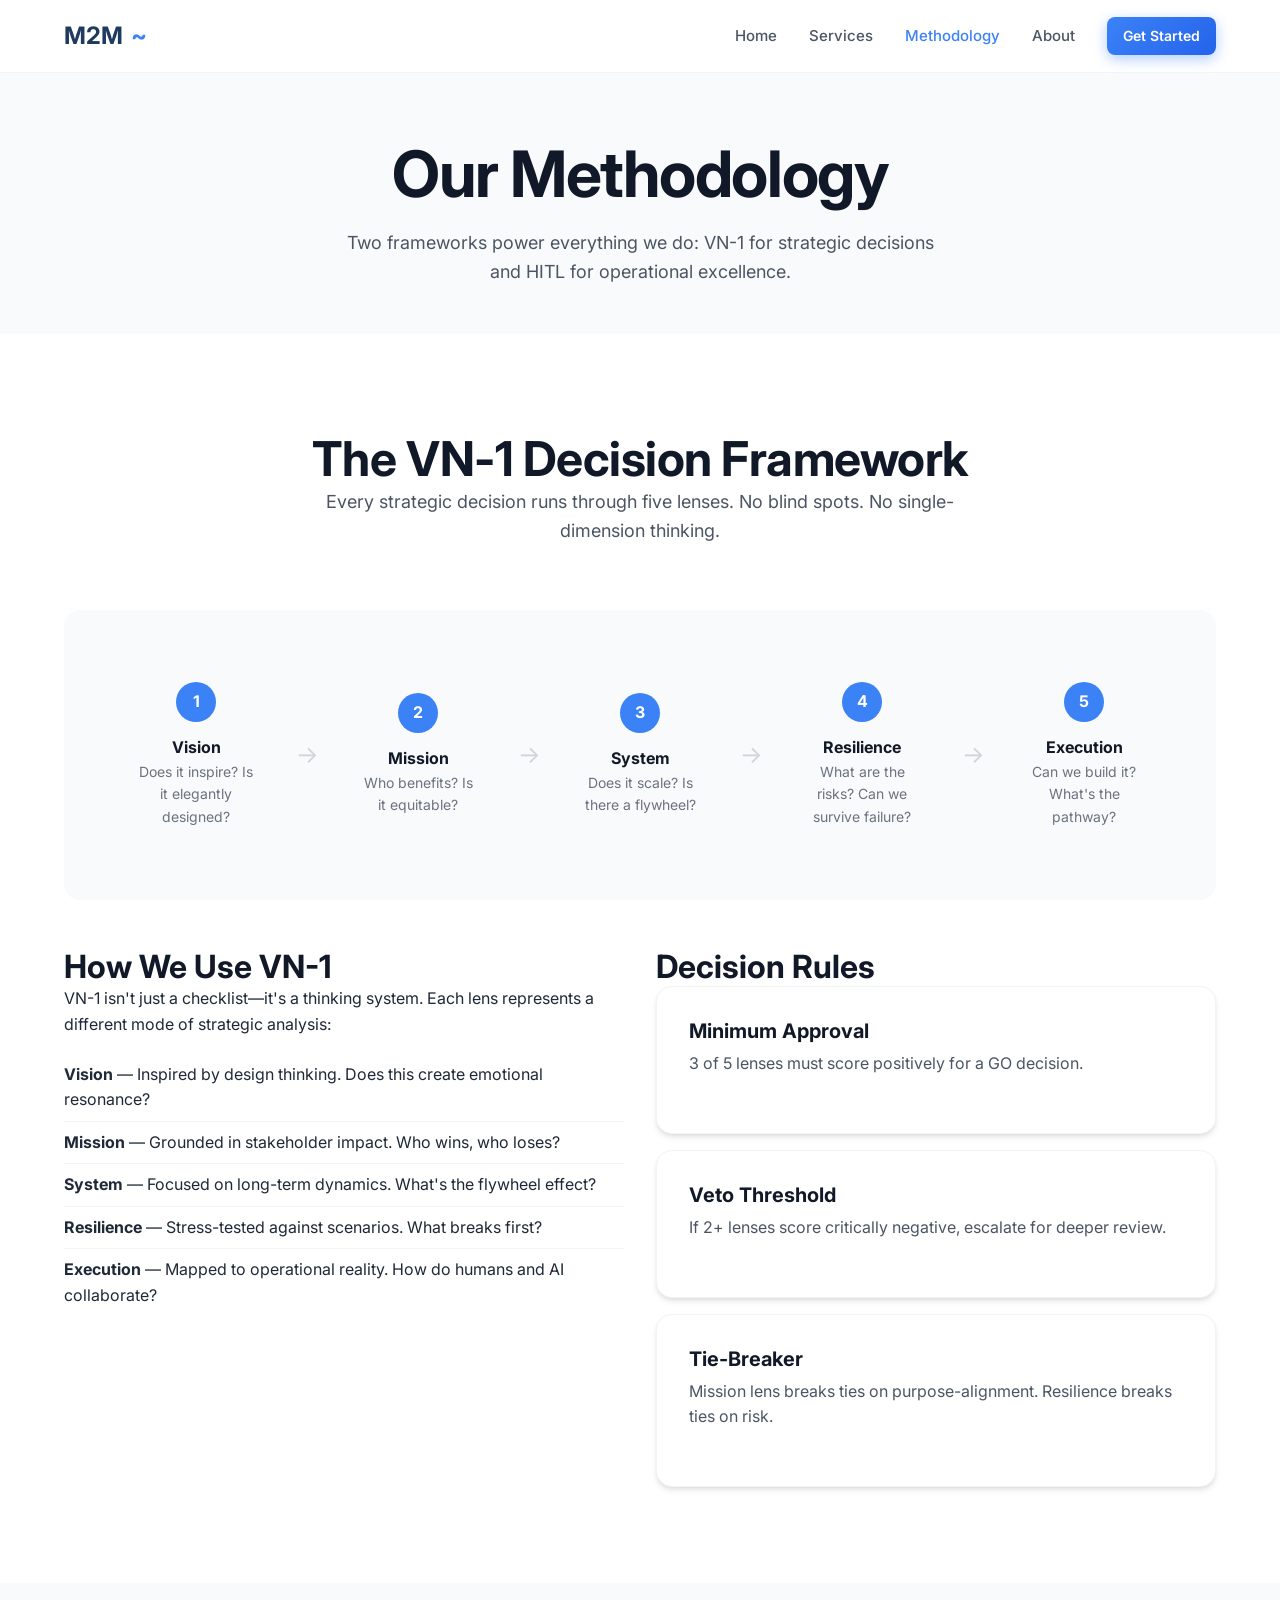
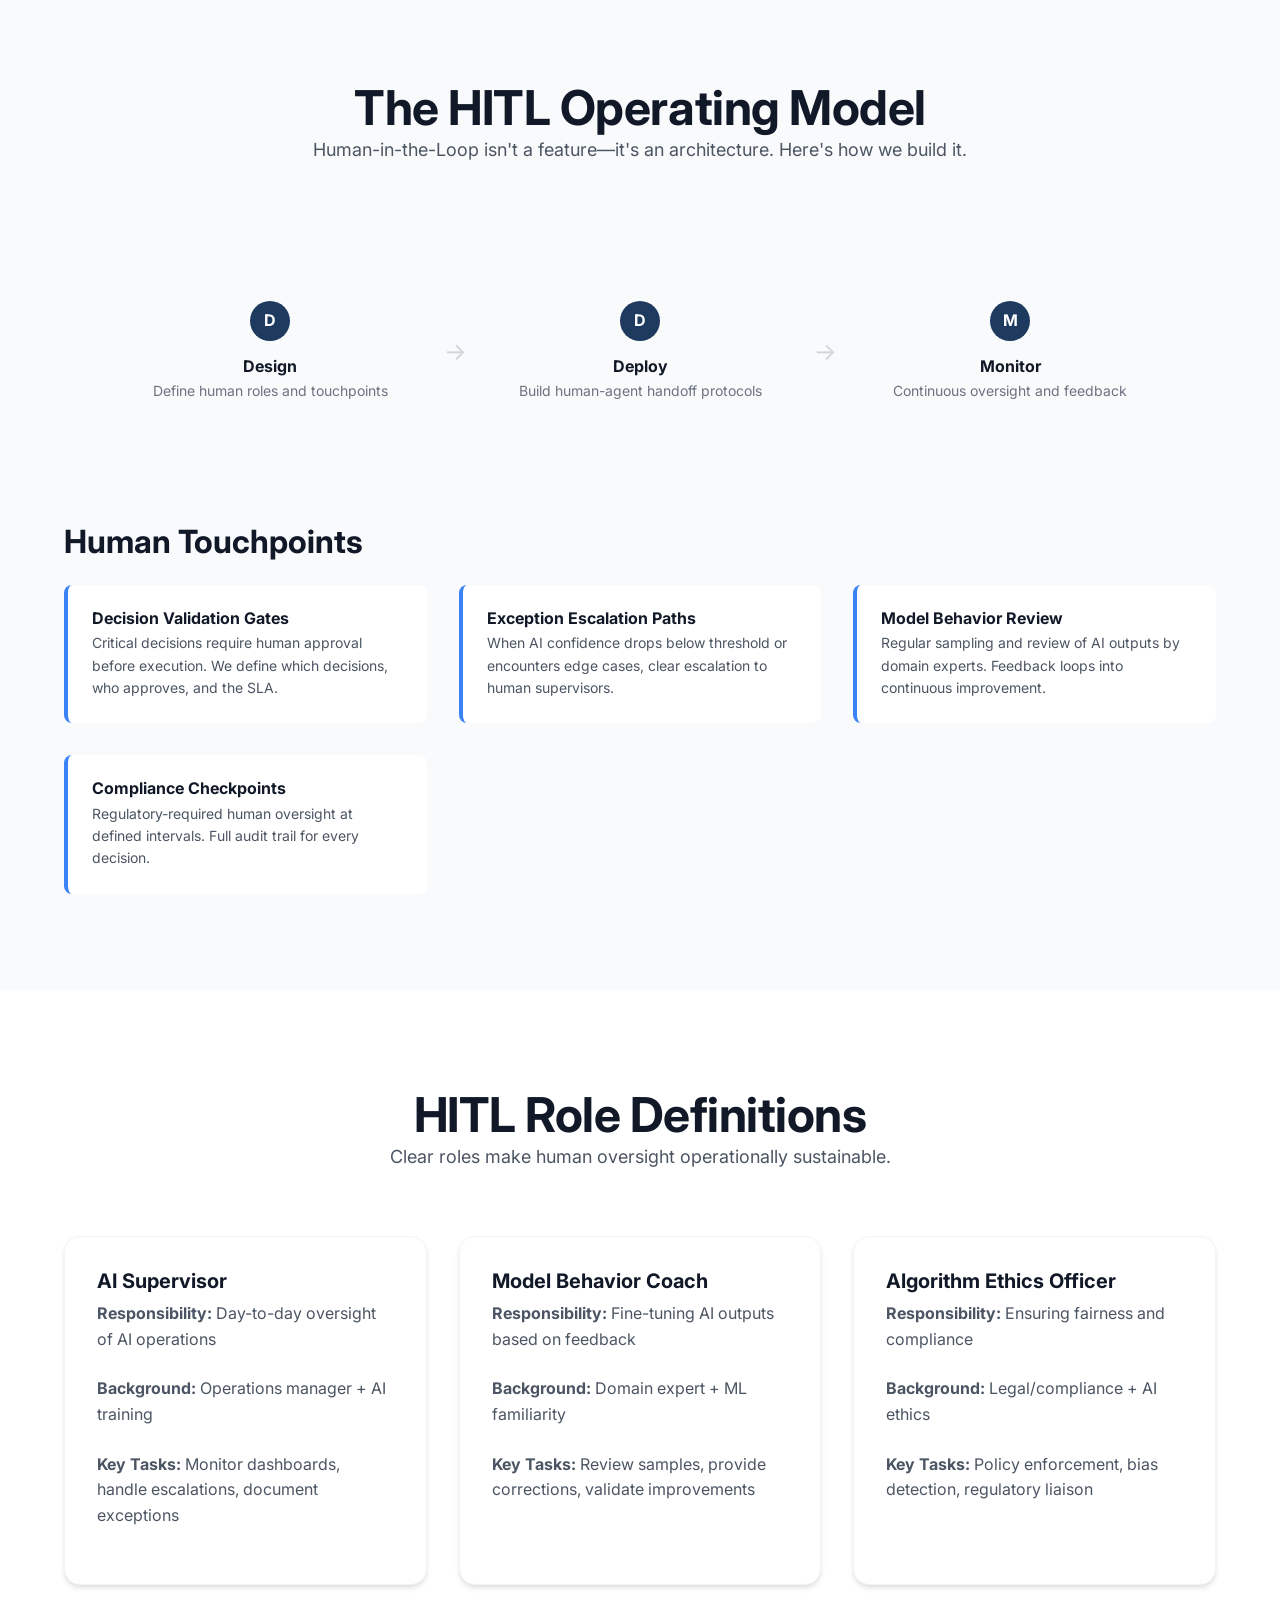
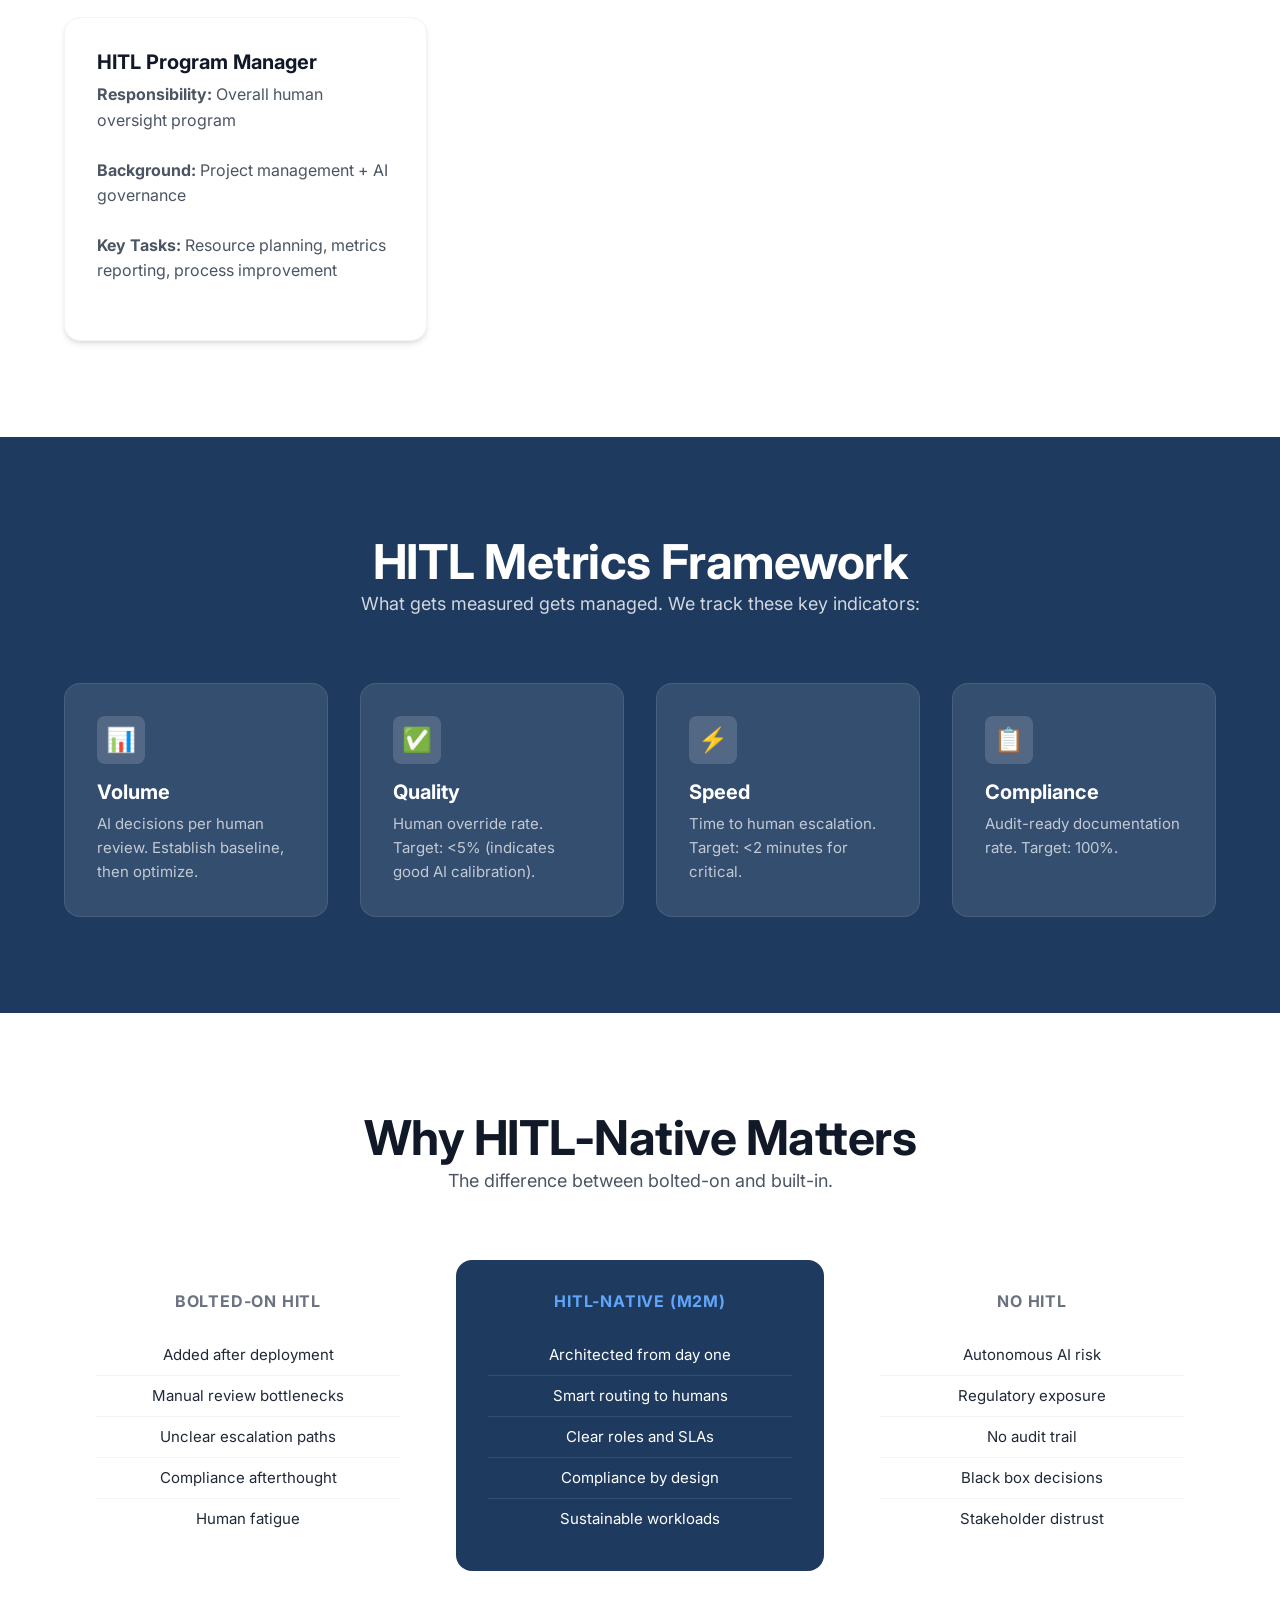
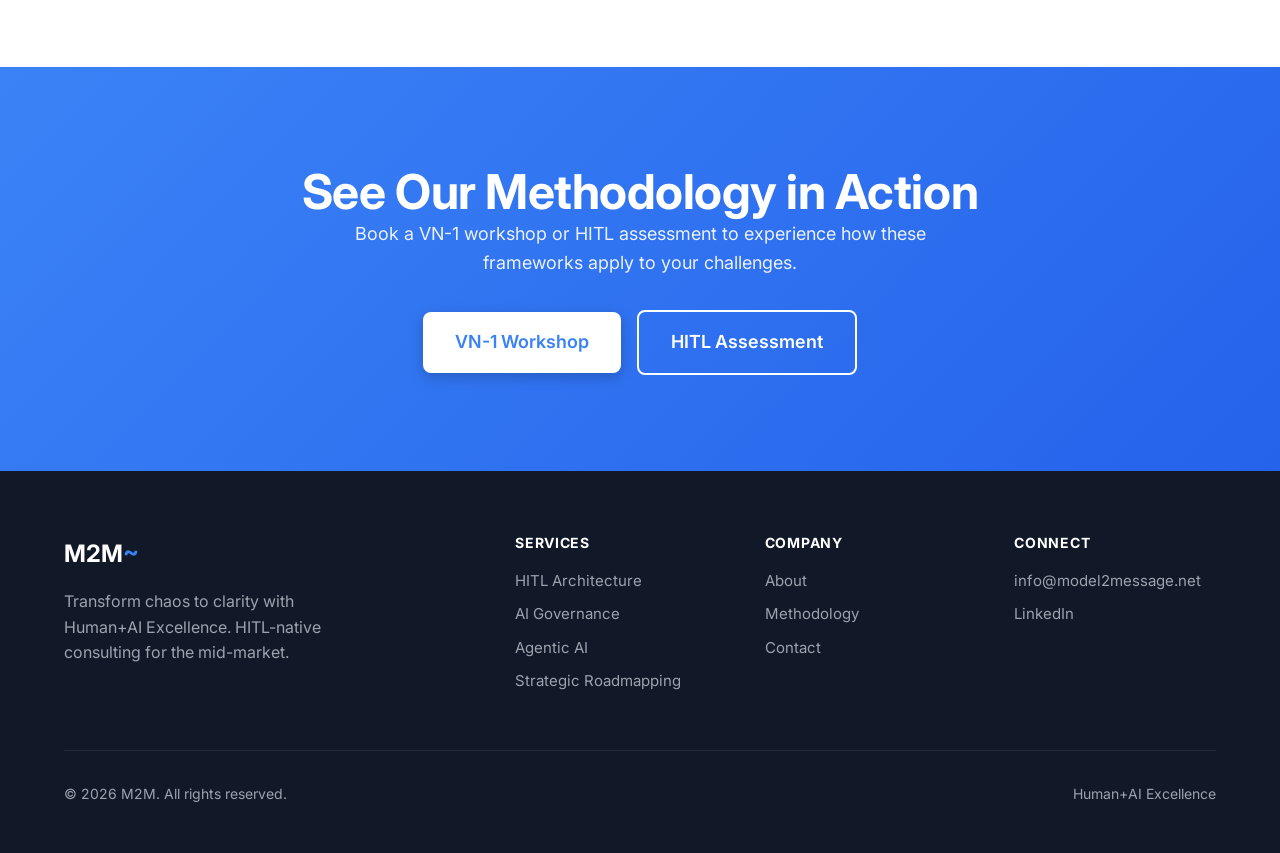
<file: website/methodology.html>
<!DOCTYPE html>
<html lang="en">
<head>
  <meta charset="UTF-8">
  <meta name="viewport" content="width=device-width, initial-scale=1.0">
  <meta name="description" content="M2M Methodology: VN-1 Decision Framework and HITL Operating Model. Our approach to Human+AI Excellence.">

  <title>Methodology | M2M - Human+AI Excellence</title>

  <link rel="preconnect" href="https://fonts.googleapis.com">
  <link rel="preconnect" href="https://fonts.gstatic.com" crossorigin>
  <link href="https://fonts.googleapis.com/css2?family=Inter:wght@400;500;600;700&display=swap" rel="stylesheet">
  <link rel="stylesheet" href="css/styles.css">
  <link rel="icon" type="image/svg+xml" href="data:image/svg+xml,<svg xmlns='http://www.w3.org/2000/svg' viewBox='0 0 100 100'><text y='.9em' font-size='90'>~</text></svg>">
</head>
<body>

  <!-- Header -->
  <header class="header">
    <div class="container header-inner">
      <a href="index.html" class="logo">
        M2M<span class="logo-mark">~</span>
      </a>
      <button class="nav-toggle" aria-label="Toggle navigation">
        <span></span><span></span><span></span>
      </button>
      <nav class="nav">
        <a href="index.html" class="nav-link">Home</a>
        <a href="services.html" class="nav-link">Services</a>
        <a href="methodology.html" class="nav-link active">Methodology</a>
        <a href="about.html" class="nav-link">About</a>
        <a href="contact.html" class="btn btn-primary btn-sm">Get Started</a>
      </nav>
    </div>
  </header>

  <!-- Page Header -->
  <section class="page-header">
    <div class="container">
      <h1>Our Methodology</h1>
      <p>Two frameworks power everything we do: VN-1 for strategic decisions and HITL for operational excellence.</p>
    </div>
  </section>

  <!-- VN-1 Framework -->
  <section class="section" id="vn1">
    <div class="container">
      <div class="section-header">
        <h2>The VN-1 Decision Framework</h2>
        <p>Every strategic decision runs through five lenses. No blind spots. No single-dimension thinking.</p>
      </div>

      <div class="framework-visual">
        <div class="framework-diagram">
          <div class="framework-step">
            <div class="framework-step-number">1</div>
            <h4>Vision</h4>
            <p>Does it inspire? Is it elegantly designed?</p>
          </div>
          <span class="framework-arrow">→</span>
          <div class="framework-step">
            <div class="framework-step-number">2</div>
            <h4>Mission</h4>
            <p>Who benefits? Is it equitable?</p>
          </div>
          <span class="framework-arrow">→</span>
          <div class="framework-step">
            <div class="framework-step-number">3</div>
            <h4>System</h4>
            <p>Does it scale? Is there a flywheel?</p>
          </div>
          <span class="framework-arrow">→</span>
          <div class="framework-step">
            <div class="framework-step-number">4</div>
            <h4>Resilience</h4>
            <p>What are the risks? Can we survive failure?</p>
          </div>
          <span class="framework-arrow">→</span>
          <div class="framework-step">
            <div class="framework-step-number">5</div>
            <h4>Execution</h4>
            <p>Can we build it? What's the pathway?</p>
          </div>
        </div>
      </div>

      <div class="grid grid-2 mt-xl">
        <div>
          <h3>How We Use VN-1</h3>
          <p>VN-1 isn't just a checklist—it's a thinking system. Each lens represents a different mode of strategic analysis:</p>
          <ul style="list-style: none; padding: 0;">
            <li style="padding: var(--space-sm) 0; border-bottom: 1px solid var(--color-gray-100);">
              <strong>Vision</strong> — Inspired by design thinking. Does this create emotional resonance?
            </li>
            <li style="padding: var(--space-sm) 0; border-bottom: 1px solid var(--color-gray-100);">
              <strong>Mission</strong> — Grounded in stakeholder impact. Who wins, who loses?
            </li>
            <li style="padding: var(--space-sm) 0; border-bottom: 1px solid var(--color-gray-100);">
              <strong>System</strong> — Focused on long-term dynamics. What's the flywheel effect?
            </li>
            <li style="padding: var(--space-sm) 0; border-bottom: 1px solid var(--color-gray-100);">
              <strong>Resilience</strong> — Stress-tested against scenarios. What breaks first?
            </li>
            <li style="padding: var(--space-sm) 0;">
              <strong>Execution</strong> — Mapped to operational reality. How do humans and AI collaborate?
            </li>
          </ul>
        </div>
        <div>
          <h3>Decision Rules</h3>
          <div class="service-card" style="margin-bottom: var(--space-md);">
            <h4 style="margin-bottom: var(--space-sm);">Minimum Approval</h4>
            <p class="mb-0">3 of 5 lenses must score positively for a GO decision.</p>
          </div>
          <div class="service-card" style="margin-bottom: var(--space-md);">
            <h4 style="margin-bottom: var(--space-sm);">Veto Threshold</h4>
            <p class="mb-0">If 2+ lenses score critically negative, escalate for deeper review.</p>
          </div>
          <div class="service-card">
            <h4 style="margin-bottom: var(--space-sm);">Tie-Breaker</h4>
            <p class="mb-0">Mission lens breaks ties on purpose-alignment. Resilience breaks ties on risk.</p>
          </div>
        </div>
      </div>
    </div>
  </section>

  <!-- HITL Operating Model -->
  <section class="services-section section" id="hitl">
    <div class="container">
      <div class="section-header">
        <h2>The HITL Operating Model</h2>
        <p>Human-in-the-Loop isn't a feature—it's an architecture. Here's how we build it.</p>
      </div>

      <div class="framework-visual">
        <div class="framework-diagram">
          <div class="framework-step">
            <div class="framework-step-number" style="background: var(--color-primary);">D</div>
            <h4>Design</h4>
            <p>Define human roles and touchpoints</p>
          </div>
          <span class="framework-arrow">→</span>
          <div class="framework-step">
            <div class="framework-step-number" style="background: var(--color-primary);">D</div>
            <h4>Deploy</h4>
            <p>Build human-agent handoff protocols</p>
          </div>
          <span class="framework-arrow">→</span>
          <div class="framework-step">
            <div class="framework-step-number" style="background: var(--color-primary);">M</div>
            <h4>Monitor</h4>
            <p>Continuous oversight and feedback</p>
          </div>
        </div>
      </div>

      <h3 class="mt-2xl mb-lg">Human Touchpoints</h3>
      <div class="grid grid-2">
        <div class="role-card">
          <h4>Decision Validation Gates</h4>
          <p>Critical decisions require human approval before execution. We define which decisions, who approves, and the SLA.</p>
        </div>
        <div class="role-card">
          <h4>Exception Escalation Paths</h4>
          <p>When AI confidence drops below threshold or encounters edge cases, clear escalation to human supervisors.</p>
        </div>
        <div class="role-card">
          <h4>Model Behavior Review</h4>
          <p>Regular sampling and review of AI outputs by domain experts. Feedback loops into continuous improvement.</p>
        </div>
        <div class="role-card">
          <h4>Compliance Checkpoints</h4>
          <p>Regulatory-required human oversight at defined intervals. Full audit trail for every decision.</p>
        </div>
      </div>
    </div>
  </section>

  <!-- HITL Roles -->
  <section class="section">
    <div class="container">
      <div class="section-header">
        <h2>HITL Role Definitions</h2>
        <p>Clear roles make human oversight operationally sustainable.</p>
      </div>

      <div class="grid grid-2">
        <div class="service-card">
          <h3>AI Supervisor</h3>
          <p><strong>Responsibility:</strong> Day-to-day oversight of AI operations</p>
          <p><strong>Background:</strong> Operations manager + AI training</p>
          <p class="mb-0"><strong>Key Tasks:</strong> Monitor dashboards, handle escalations, document exceptions</p>
        </div>
        <div class="service-card">
          <h3>Model Behavior Coach</h3>
          <p><strong>Responsibility:</strong> Fine-tuning AI outputs based on feedback</p>
          <p><strong>Background:</strong> Domain expert + ML familiarity</p>
          <p class="mb-0"><strong>Key Tasks:</strong> Review samples, provide corrections, validate improvements</p>
        </div>
        <div class="service-card">
          <h3>Algorithm Ethics Officer</h3>
          <p><strong>Responsibility:</strong> Ensuring fairness and compliance</p>
          <p><strong>Background:</strong> Legal/compliance + AI ethics</p>
          <p class="mb-0"><strong>Key Tasks:</strong> Policy enforcement, bias detection, regulatory liaison</p>
        </div>
        <div class="service-card">
          <h3>HITL Program Manager</h3>
          <p><strong>Responsibility:</strong> Overall human oversight program</p>
          <p><strong>Background:</strong> Project management + AI governance</p>
          <p class="mb-0"><strong>Key Tasks:</strong> Resource planning, metrics reporting, process improvement</p>
        </div>
      </div>
    </div>
  </section>

  <!-- HITL Metrics -->
  <section class="problem-section section">
    <div class="container">
      <div class="section-header">
        <h2>HITL Metrics Framework</h2>
        <p style="color: rgba(255,255,255,0.8);">What gets measured gets managed. We track these key indicators:</p>
      </div>

      <div class="grid grid-4">
        <div class="problem-card">
          <div class="problem-card-icon">📊</div>
          <h4>Volume</h4>
          <p>AI decisions per human review. Establish baseline, then optimize.</p>
        </div>
        <div class="problem-card">
          <div class="problem-card-icon">✅</div>
          <h4>Quality</h4>
          <p>Human override rate. Target: &lt;5% (indicates good AI calibration).</p>
        </div>
        <div class="problem-card">
          <div class="problem-card-icon">⚡</div>
          <h4>Speed</h4>
          <p>Time to human escalation. Target: &lt;2 minutes for critical.</p>
        </div>
        <div class="problem-card">
          <div class="problem-card-icon">📋</div>
          <h4>Compliance</h4>
          <p>Audit-ready documentation rate. Target: 100%.</p>
        </div>
      </div>
    </div>
  </section>

  <!-- Why HITL Matters -->
  <section class="section">
    <div class="container">
      <div class="section-header">
        <h2>Why HITL-Native Matters</h2>
        <p>The difference between bolted-on and built-in.</p>
      </div>

      <div class="diff-grid">
        <div class="diff-card">
          <h4>Bolted-On HITL</h4>
          <ul class="diff-list">
            <li>Added after deployment</li>
            <li>Manual review bottlenecks</li>
            <li>Unclear escalation paths</li>
            <li>Compliance afterthought</li>
            <li>Human fatigue</li>
          </ul>
        </div>

        <div class="diff-card highlight">
          <h4>HITL-Native (M2M)</h4>
          <ul class="diff-list">
            <li>Architected from day one</li>
            <li>Smart routing to humans</li>
            <li>Clear roles and SLAs</li>
            <li>Compliance by design</li>
            <li>Sustainable workloads</li>
          </ul>
        </div>

        <div class="diff-card">
          <h4>No HITL</h4>
          <ul class="diff-list">
            <li>Autonomous AI risk</li>
            <li>Regulatory exposure</li>
            <li>No audit trail</li>
            <li>Black box decisions</li>
            <li>Stakeholder distrust</li>
          </ul>
        </div>
      </div>
    </div>
  </section>

  <!-- CTA -->
  <section class="cta-section section">
    <div class="container">
      <h2>See Our Methodology in Action</h2>
      <p>
        Book a VN-1 workshop or HITL assessment to experience how these frameworks apply to your challenges.
      </p>
      <div class="flex flex-center gap-md" style="flex-wrap: wrap;">
        <a href="services.html#roadmapping" class="btn btn-primary btn-lg">VN-1 Workshop</a>
        <a href="contact.html" class="btn btn-secondary btn-lg" style="background: transparent; border-color: white; color: white;">HITL Assessment</a>
      </div>
    </div>
  </section>

  <!-- Footer -->
  <footer class="footer">
    <div class="container">
      <div class="footer-grid">
        <div class="footer-brand">
          <div class="footer-logo">M2M<span class="logo-mark">~</span></div>
          <p>Transform chaos to clarity with Human+AI Excellence. HITL-native consulting for the mid-market.</p>
        </div>
        <div>
          <h5>Services</h5>
          <ul class="footer-links">
            <li><a href="services.html#hitl-architecture">HITL Architecture</a></li>
            <li><a href="services.html#governance">AI Governance</a></li>
            <li><a href="services.html#agentic">Agentic AI</a></li>
            <li><a href="services.html#roadmapping">Strategic Roadmapping</a></li>
          </ul>
        </div>
        <div>
          <h5>Company</h5>
          <ul class="footer-links">
            <li><a href="about.html">About</a></li>
            <li><a href="methodology.html">Methodology</a></li>
            <li><a href="contact.html">Contact</a></li>
          </ul>
        </div>
        <div>
          <h5>Connect</h5>
          <ul class="footer-links">
            <li><a href="mailto:info@model2message.net">info@model2message.net</a></li>
            <li><a href="https://linkedin.com" target="_blank">LinkedIn</a></li>
          </ul>
        </div>
      </div>
      <div class="footer-bottom">
        <p>&copy; 2026 M2M. All rights reserved.</p>
        <p>Human+AI Excellence</p>
      </div>
    </div>
  </footer>

  <script src="js/main.js"></script>
</body>
</html>
</file>
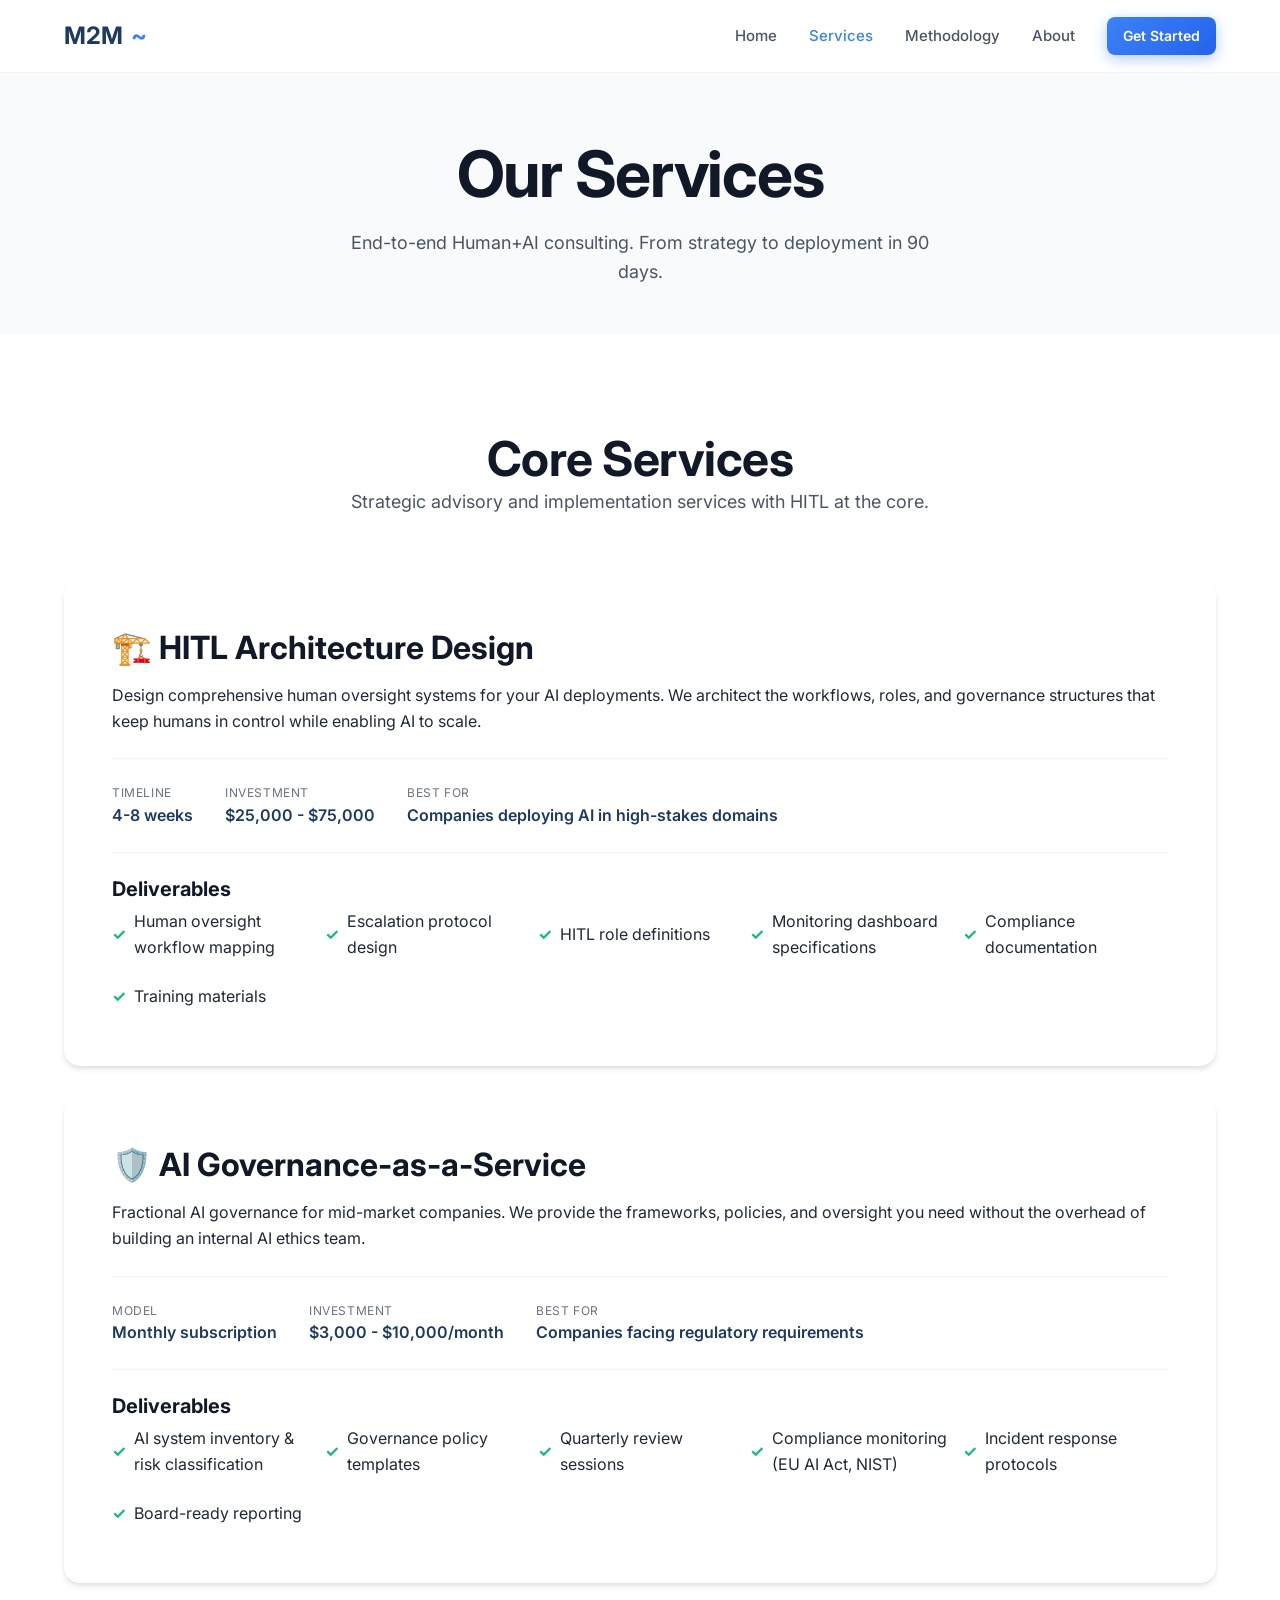
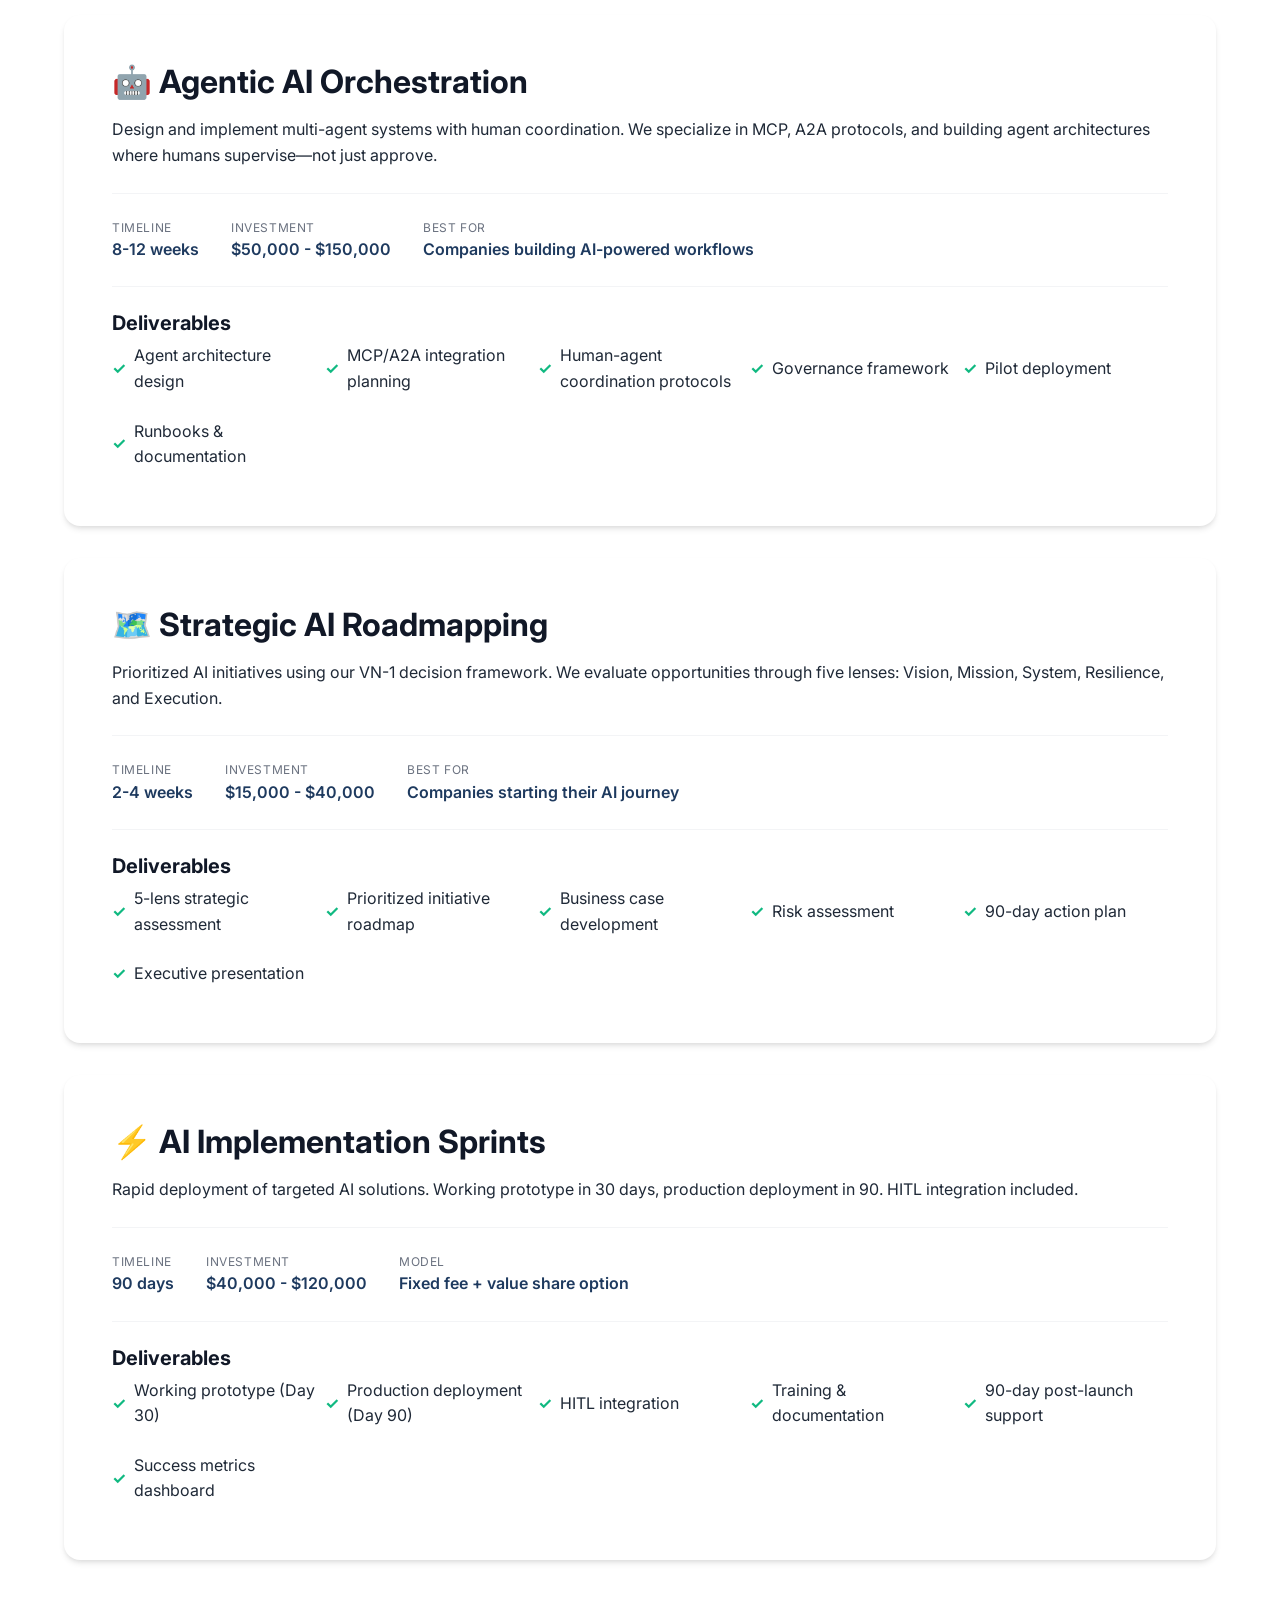
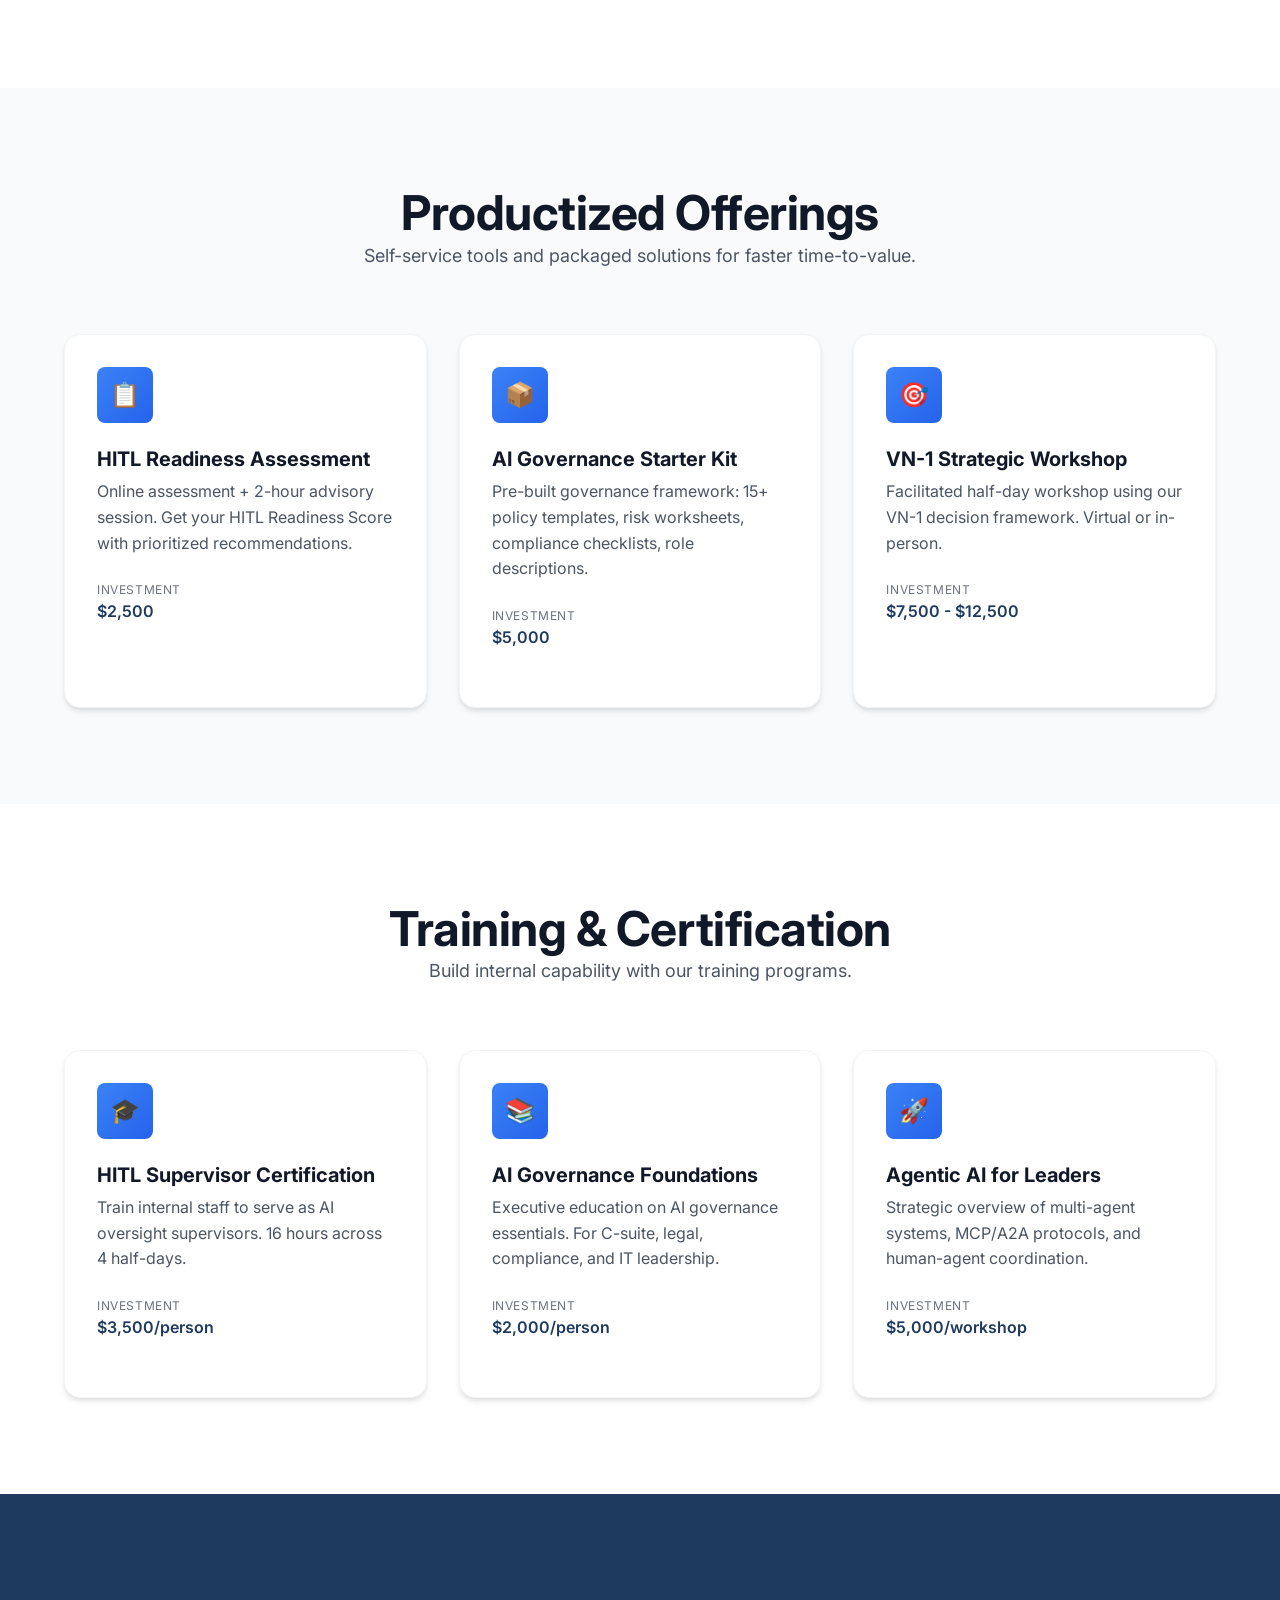
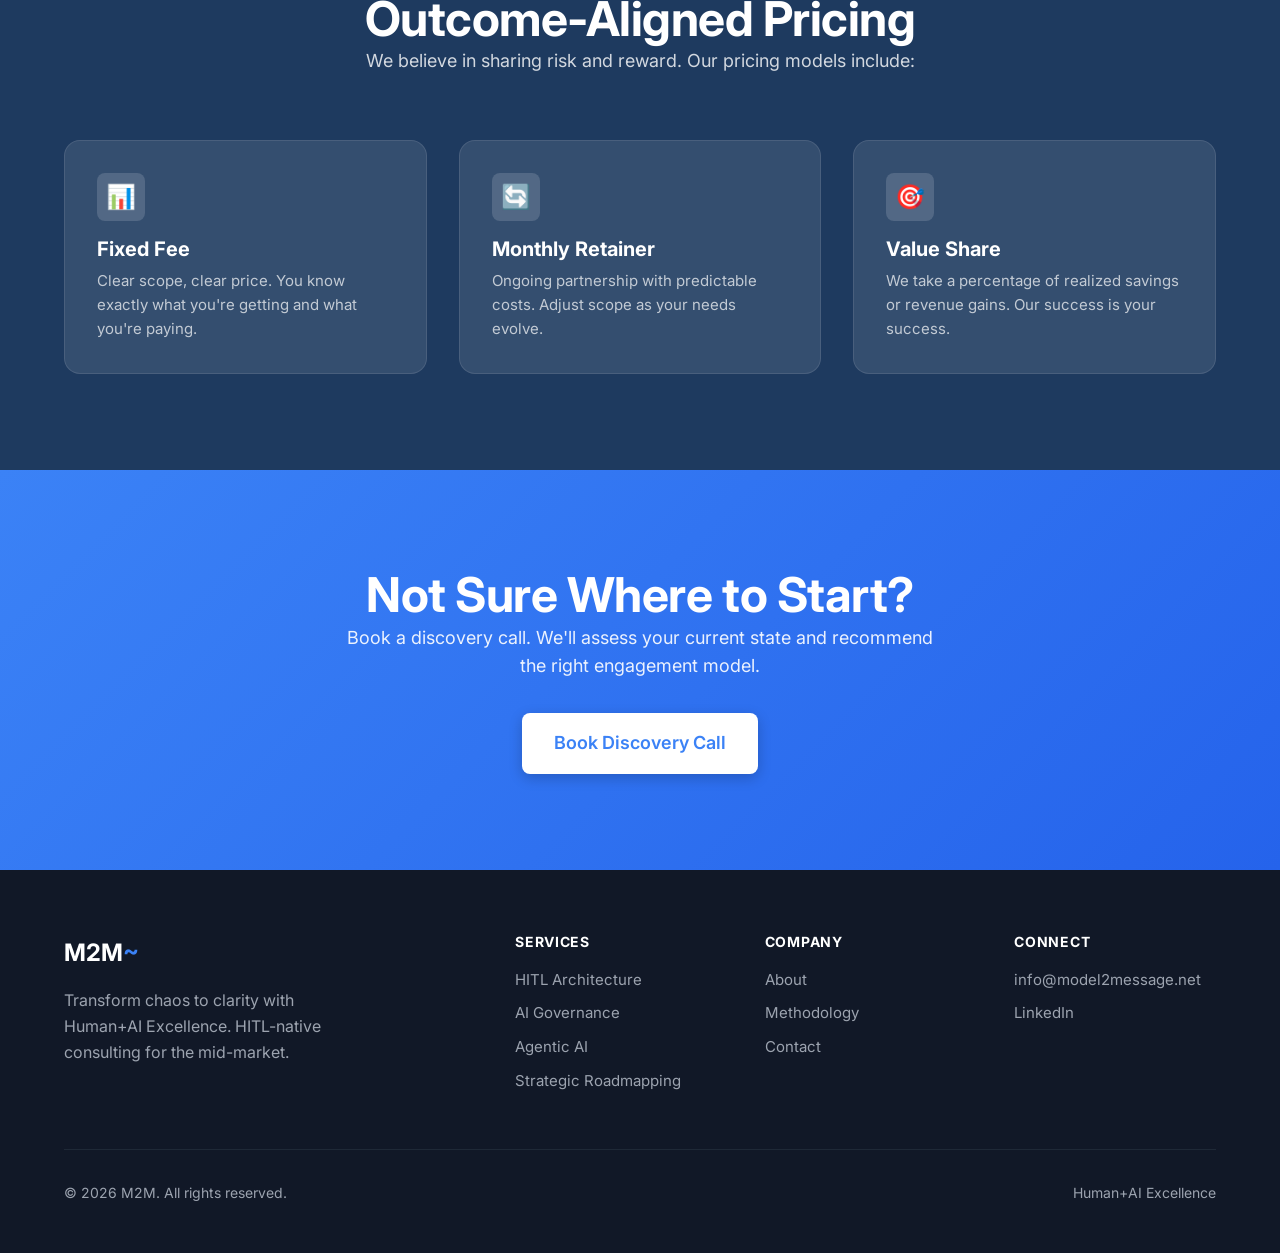
<file: website/services.html>
<!DOCTYPE html>
<html lang="en">
<head>
  <meta charset="UTF-8">
  <meta name="viewport" content="width=device-width, initial-scale=1.0">
  <meta name="description" content="M2M services: HITL Architecture, AI Governance, Agentic AI, Strategic Roadmapping. Human+AI Excellence for mid-market companies.">

  <title>Services | M2M - Human+AI Excellence</title>

  <link rel="preconnect" href="https://fonts.googleapis.com">
  <link rel="preconnect" href="https://fonts.gstatic.com" crossorigin>
  <link href="https://fonts.googleapis.com/css2?family=Inter:wght@400;500;600;700&display=swap" rel="stylesheet">
  <link rel="stylesheet" href="css/styles.css">
  <link rel="icon" type="image/svg+xml" href="data:image/svg+xml,<svg xmlns='http://www.w3.org/2000/svg' viewBox='0 0 100 100'><text y='.9em' font-size='90'>~</text></svg>">
</head>
<body>

  <!-- Header -->
  <header class="header">
    <div class="container header-inner">
      <a href="index.html" class="logo">
        M2M<span class="logo-mark">~</span>
      </a>
      <button class="nav-toggle" aria-label="Toggle navigation">
        <span></span><span></span><span></span>
      </button>
      <nav class="nav">
        <a href="index.html" class="nav-link">Home</a>
        <a href="services.html" class="nav-link active">Services</a>
        <a href="methodology.html" class="nav-link">Methodology</a>
        <a href="about.html" class="nav-link">About</a>
        <a href="contact.html" class="btn btn-primary btn-sm">Get Started</a>
      </nav>
    </div>
  </header>

  <!-- Page Header -->
  <section class="page-header">
    <div class="container">
      <h1>Our Services</h1>
      <p>End-to-end Human+AI consulting. From strategy to deployment in 90 days.</p>
    </div>
  </section>

  <!-- Core Services -->
  <section class="section">
    <div class="container">
      <div class="section-header">
        <h2>Core Services</h2>
        <p>Strategic advisory and implementation services with HITL at the core.</p>
      </div>

      <!-- HITL Architecture -->
      <div class="service-detail" id="hitl-architecture">
        <h3>🏗️ HITL Architecture Design</h3>
        <p>Design comprehensive human oversight systems for your AI deployments. We architect the workflows, roles, and governance structures that keep humans in control while enabling AI to scale.</p>

        <div class="service-meta">
          <div class="service-meta-item">
            <span class="service-meta-label">Timeline</span>
            <span class="service-meta-value">4-8 weeks</span>
          </div>
          <div class="service-meta-item">
            <span class="service-meta-label">Investment</span>
            <span class="service-meta-value">$25,000 - $75,000</span>
          </div>
          <div class="service-meta-item">
            <span class="service-meta-label">Best For</span>
            <span class="service-meta-value">Companies deploying AI in high-stakes domains</span>
          </div>
        </div>

        <h4>Deliverables</h4>
        <ul class="deliverables-list">
          <li>Human oversight workflow mapping</li>
          <li>Escalation protocol design</li>
          <li>HITL role definitions</li>
          <li>Monitoring dashboard specifications</li>
          <li>Compliance documentation</li>
          <li>Training materials</li>
        </ul>
      </div>

      <!-- AI Governance -->
      <div class="service-detail" id="governance">
        <h3>🛡️ AI Governance-as-a-Service</h3>
        <p>Fractional AI governance for mid-market companies. We provide the frameworks, policies, and oversight you need without the overhead of building an internal AI ethics team.</p>

        <div class="service-meta">
          <div class="service-meta-item">
            <span class="service-meta-label">Model</span>
            <span class="service-meta-value">Monthly subscription</span>
          </div>
          <div class="service-meta-item">
            <span class="service-meta-label">Investment</span>
            <span class="service-meta-value">$3,000 - $10,000/month</span>
          </div>
          <div class="service-meta-item">
            <span class="service-meta-label">Best For</span>
            <span class="service-meta-value">Companies facing regulatory requirements</span>
          </div>
        </div>

        <h4>Deliverables</h4>
        <ul class="deliverables-list">
          <li>AI system inventory & risk classification</li>
          <li>Governance policy templates</li>
          <li>Quarterly review sessions</li>
          <li>Compliance monitoring (EU AI Act, NIST)</li>
          <li>Incident response protocols</li>
          <li>Board-ready reporting</li>
        </ul>
      </div>

      <!-- Agentic AI -->
      <div class="service-detail" id="agentic">
        <h3>🤖 Agentic AI Orchestration</h3>
        <p>Design and implement multi-agent systems with human coordination. We specialize in MCP, A2A protocols, and building agent architectures where humans supervise—not just approve.</p>

        <div class="service-meta">
          <div class="service-meta-item">
            <span class="service-meta-label">Timeline</span>
            <span class="service-meta-value">8-12 weeks</span>
          </div>
          <div class="service-meta-item">
            <span class="service-meta-label">Investment</span>
            <span class="service-meta-value">$50,000 - $150,000</span>
          </div>
          <div class="service-meta-item">
            <span class="service-meta-label">Best For</span>
            <span class="service-meta-value">Companies building AI-powered workflows</span>
          </div>
        </div>

        <h4>Deliverables</h4>
        <ul class="deliverables-list">
          <li>Agent architecture design</li>
          <li>MCP/A2A integration planning</li>
          <li>Human-agent coordination protocols</li>
          <li>Governance framework</li>
          <li>Pilot deployment</li>
          <li>Runbooks & documentation</li>
        </ul>
      </div>

      <!-- Strategic Roadmapping -->
      <div class="service-detail" id="roadmapping">
        <h3>🗺️ Strategic AI Roadmapping</h3>
        <p>Prioritized AI initiatives using our VN-1 decision framework. We evaluate opportunities through five lenses: Vision, Mission, System, Resilience, and Execution.</p>

        <div class="service-meta">
          <div class="service-meta-item">
            <span class="service-meta-label">Timeline</span>
            <span class="service-meta-value">2-4 weeks</span>
          </div>
          <div class="service-meta-item">
            <span class="service-meta-label">Investment</span>
            <span class="service-meta-value">$15,000 - $40,000</span>
          </div>
          <div class="service-meta-item">
            <span class="service-meta-label">Best For</span>
            <span class="service-meta-value">Companies starting their AI journey</span>
          </div>
        </div>

        <h4>Deliverables</h4>
        <ul class="deliverables-list">
          <li>5-lens strategic assessment</li>
          <li>Prioritized initiative roadmap</li>
          <li>Business case development</li>
          <li>Risk assessment</li>
          <li>90-day action plan</li>
          <li>Executive presentation</li>
        </ul>
      </div>

      <!-- Implementation Sprints -->
      <div class="service-detail" id="sprints">
        <h3>⚡ AI Implementation Sprints</h3>
        <p>Rapid deployment of targeted AI solutions. Working prototype in 30 days, production deployment in 90. HITL integration included.</p>

        <div class="service-meta">
          <div class="service-meta-item">
            <span class="service-meta-label">Timeline</span>
            <span class="service-meta-value">90 days</span>
          </div>
          <div class="service-meta-item">
            <span class="service-meta-label">Investment</span>
            <span class="service-meta-value">$40,000 - $120,000</span>
          </div>
          <div class="service-meta-item">
            <span class="service-meta-label">Model</span>
            <span class="service-meta-value">Fixed fee + value share option</span>
          </div>
        </div>

        <h4>Deliverables</h4>
        <ul class="deliverables-list">
          <li>Working prototype (Day 30)</li>
          <li>Production deployment (Day 90)</li>
          <li>HITL integration</li>
          <li>Training & documentation</li>
          <li>90-day post-launch support</li>
          <li>Success metrics dashboard</li>
        </ul>
      </div>
    </div>
  </section>

  <!-- Products Section -->
  <section class="services-section section">
    <div class="container">
      <div class="section-header">
        <h2>Productized Offerings</h2>
        <p>Self-service tools and packaged solutions for faster time-to-value.</p>
      </div>

      <div class="grid grid-3">
        <div class="service-card">
          <div class="service-card-icon">📋</div>
          <h3>HITL Readiness Assessment</h3>
          <p>Online assessment + 2-hour advisory session. Get your HITL Readiness Score with prioritized recommendations.</p>
          <div class="service-meta" style="border:none;padding:0;margin-top:var(--space-md);">
            <div class="service-meta-item">
              <span class="service-meta-label">Investment</span>
              <span class="service-meta-value">$2,500</span>
            </div>
          </div>
        </div>

        <div class="service-card">
          <div class="service-card-icon">📦</div>
          <h3>AI Governance Starter Kit</h3>
          <p>Pre-built governance framework: 15+ policy templates, risk worksheets, compliance checklists, role descriptions.</p>
          <div class="service-meta" style="border:none;padding:0;margin-top:var(--space-md);">
            <div class="service-meta-item">
              <span class="service-meta-label">Investment</span>
              <span class="service-meta-value">$5,000</span>
            </div>
          </div>
        </div>

        <div class="service-card">
          <div class="service-card-icon">🎯</div>
          <h3>VN-1 Strategic Workshop</h3>
          <p>Facilitated half-day workshop using our VN-1 decision framework. Virtual or in-person.</p>
          <div class="service-meta" style="border:none;padding:0;margin-top:var(--space-md);">
            <div class="service-meta-item">
              <span class="service-meta-label">Investment</span>
              <span class="service-meta-value">$7,500 - $12,500</span>
            </div>
          </div>
        </div>
      </div>
    </div>
  </section>

  <!-- Training Programs -->
  <section class="section">
    <div class="container">
      <div class="section-header">
        <h2>Training & Certification</h2>
        <p>Build internal capability with our training programs.</p>
      </div>

      <div class="grid grid-3">
        <div class="service-card">
          <div class="service-card-icon">🎓</div>
          <h3>HITL Supervisor Certification</h3>
          <p>Train internal staff to serve as AI oversight supervisors. 16 hours across 4 half-days.</p>
          <div class="service-meta" style="border:none;padding:0;margin-top:var(--space-md);">
            <div class="service-meta-item">
              <span class="service-meta-label">Investment</span>
              <span class="service-meta-value">$3,500/person</span>
            </div>
          </div>
        </div>

        <div class="service-card">
          <div class="service-card-icon">📚</div>
          <h3>AI Governance Foundations</h3>
          <p>Executive education on AI governance essentials. For C-suite, legal, compliance, and IT leadership.</p>
          <div class="service-meta" style="border:none;padding:0;margin-top:var(--space-md);">
            <div class="service-meta-item">
              <span class="service-meta-label">Investment</span>
              <span class="service-meta-value">$2,000/person</span>
            </div>
          </div>
        </div>

        <div class="service-card">
          <div class="service-card-icon">🚀</div>
          <h3>Agentic AI for Leaders</h3>
          <p>Strategic overview of multi-agent systems, MCP/A2A protocols, and human-agent coordination.</p>
          <div class="service-meta" style="border:none;padding:0;margin-top:var(--space-md);">
            <div class="service-meta-item">
              <span class="service-meta-label">Investment</span>
              <span class="service-meta-value">$5,000/workshop</span>
            </div>
          </div>
        </div>
      </div>
    </div>
  </section>

  <!-- Pricing Philosophy -->
  <section class="problem-section section">
    <div class="container">
      <div class="section-header">
        <h2>Outcome-Aligned Pricing</h2>
        <p style="color: rgba(255,255,255,0.8);">
          We believe in sharing risk and reward. Our pricing models include:
        </p>
      </div>

      <div class="grid grid-3">
        <div class="problem-card">
          <div class="problem-card-icon">📊</div>
          <h4>Fixed Fee</h4>
          <p>Clear scope, clear price. You know exactly what you're getting and what you're paying.</p>
        </div>
        <div class="problem-card">
          <div class="problem-card-icon">🔄</div>
          <h4>Monthly Retainer</h4>
          <p>Ongoing partnership with predictable costs. Adjust scope as your needs evolve.</p>
        </div>
        <div class="problem-card">
          <div class="problem-card-icon">🎯</div>
          <h4>Value Share</h4>
          <p>We take a percentage of realized savings or revenue gains. Our success is your success.</p>
        </div>
      </div>
    </div>
  </section>

  <!-- CTA -->
  <section class="cta-section section">
    <div class="container">
      <h2>Not Sure Where to Start?</h2>
      <p>
        Book a discovery call. We'll assess your current state and recommend the right engagement model.
      </p>
      <a href="contact.html" class="btn btn-primary btn-lg">Book Discovery Call</a>
    </div>
  </section>

  <!-- Footer -->
  <footer class="footer">
    <div class="container">
      <div class="footer-grid">
        <div class="footer-brand">
          <div class="footer-logo">M2M<span class="logo-mark">~</span></div>
          <p>Transform chaos to clarity with Human+AI Excellence. HITL-native consulting for the mid-market.</p>
        </div>
        <div>
          <h5>Services</h5>
          <ul class="footer-links">
            <li><a href="services.html#hitl-architecture">HITL Architecture</a></li>
            <li><a href="services.html#governance">AI Governance</a></li>
            <li><a href="services.html#agentic">Agentic AI</a></li>
            <li><a href="services.html#roadmapping">Strategic Roadmapping</a></li>
          </ul>
        </div>
        <div>
          <h5>Company</h5>
          <ul class="footer-links">
            <li><a href="about.html">About</a></li>
            <li><a href="methodology.html">Methodology</a></li>
            <li><a href="contact.html">Contact</a></li>
          </ul>
        </div>
        <div>
          <h5>Connect</h5>
          <ul class="footer-links">
            <li><a href="mailto:info@model2message.net">info@model2message.net</a></li>
            <li><a href="https://linkedin.com" target="_blank">LinkedIn</a></li>
          </ul>
        </div>
      </div>
      <div class="footer-bottom">
        <p>&copy; 2026 M2M. All rights reserved.</p>
        <p>Human+AI Excellence</p>
      </div>
    </div>
  </footer>

  <script src="js/main.js"></script>
</body>
</html>
</file>
<file: website/css/styles.css>
/* M2M Website Styles */
/* Transform Chaos to Clarity with Human+AI Excellence */

/* ============================================
   CSS Variables & Design Tokens
   ============================================ */
:root {
  /* Colors */
  --color-primary: #1E3A5F;
  --color-primary-light: #2D4A6F;
  --color-primary-dark: #0F2A4F;
  --color-accent: #3B82F6;
  --color-accent-light: #60A5FA;
  --color-accent-dark: #2563EB;
  --color-success: #10B981;
  --color-warning: #F59E0B;
  --color-error: #EF4444;

  /* Neutrals */
  --color-white: #FFFFFF;
  --color-gray-50: #F9FAFB;
  --color-gray-100: #F3F4F6;
  --color-gray-200: #E5E7EB;
  --color-gray-300: #D1D5DB;
  --color-gray-400: #9CA3AF;
  --color-gray-500: #6B7280;
  --color-gray-600: #4B5563;
  --color-gray-700: #374151;
  --color-gray-800: #1F2937;
  --color-gray-900: #111827;

  /* Typography */
  --font-sans: 'Inter', -apple-system, BlinkMacSystemFont, 'Segoe UI', Roboto, sans-serif;
  --font-mono: 'JetBrains Mono', 'Fira Code', monospace;

  /* Spacing */
  --space-xs: 0.25rem;
  --space-sm: 0.5rem;
  --space-md: 1rem;
  --space-lg: 1.5rem;
  --space-xl: 2rem;
  --space-2xl: 3rem;
  --space-3xl: 4rem;
  --space-4xl: 6rem;

  /* Sizing */
  --max-width: 1200px;
  --max-width-narrow: 800px;

  /* Shadows */
  --shadow-sm: 0 1px 2px 0 rgba(0, 0, 0, 0.05);
  --shadow-md: 0 4px 6px -1px rgba(0, 0, 0, 0.1), 0 2px 4px -1px rgba(0, 0, 0, 0.06);
  --shadow-lg: 0 10px 15px -3px rgba(0, 0, 0, 0.1), 0 4px 6px -2px rgba(0, 0, 0, 0.05);
  --shadow-xl: 0 20px 25px -5px rgba(0, 0, 0, 0.1), 0 10px 10px -5px rgba(0, 0, 0, 0.04);

  /* Transitions */
  --transition-fast: 150ms ease;
  --transition-normal: 300ms ease;

  /* Border Radius */
  --radius-sm: 0.25rem;
  --radius-md: 0.5rem;
  --radius-lg: 1rem;
  --radius-full: 9999px;
}

/* ============================================
   Reset & Base Styles
   ============================================ */
*, *::before, *::after {
  box-sizing: border-box;
  margin: 0;
  padding: 0;
}

html {
  font-size: 16px;
  scroll-behavior: smooth;
}

body {
  font-family: var(--font-sans);
  font-size: 1rem;
  line-height: 1.6;
  color: var(--color-gray-800);
  background-color: var(--color-white);
  -webkit-font-smoothing: antialiased;
  -moz-osx-font-smoothing: grayscale;
}

img {
  max-width: 100%;
  height: auto;
  display: block;
}

a {
  color: var(--color-accent);
  text-decoration: none;
  transition: color var(--transition-fast);
}

a:hover {
  color: var(--color-accent-dark);
}

/* ============================================
   Typography
   ============================================ */
h1, h2, h3, h4, h5, h6 {
  font-weight: 700;
  line-height: 1.2;
  color: var(--color-gray-900);
}

h1 {
  font-size: clamp(2.5rem, 5vw, 4rem);
  letter-spacing: -0.02em;
}

h2 {
  font-size: clamp(2rem, 4vw, 3rem);
  letter-spacing: -0.01em;
}

h3 {
  font-size: clamp(1.5rem, 3vw, 2rem);
}

h4 {
  font-size: 1.25rem;
}

p {
  margin-bottom: var(--space-md);
}

.text-lg {
  font-size: 1.125rem;
}

.text-xl {
  font-size: 1.25rem;
}

.text-sm {
  font-size: 0.875rem;
}

.text-muted {
  color: var(--color-gray-500);
}

.text-accent {
  color: var(--color-accent);
}

.text-center {
  text-align: center;
}

/* ============================================
   Layout
   ============================================ */
.container {
  width: 100%;
  max-width: var(--max-width);
  margin: 0 auto;
  padding: 0 var(--space-lg);
}

.container-narrow {
  max-width: var(--max-width-narrow);
}

.section {
  padding: var(--space-4xl) 0;
}

.section-sm {
  padding: var(--space-2xl) 0;
}

.grid {
  display: grid;
  gap: var(--space-xl);
}

.grid-2 {
  grid-template-columns: repeat(auto-fit, minmax(300px, 1fr));
}

.grid-3 {
  grid-template-columns: repeat(auto-fit, minmax(280px, 1fr));
}

.grid-4 {
  grid-template-columns: repeat(auto-fit, minmax(250px, 1fr));
}

.flex {
  display: flex;
}

.flex-center {
  align-items: center;
  justify-content: center;
}

.flex-between {
  align-items: center;
  justify-content: space-between;
}

.gap-sm { gap: var(--space-sm); }
.gap-md { gap: var(--space-md); }
.gap-lg { gap: var(--space-lg); }
.gap-xl { gap: var(--space-xl); }

/* ============================================
   Header & Navigation
   ============================================ */
.header {
  position: fixed;
  top: 0;
  left: 0;
  right: 0;
  z-index: 1000;
  background: rgba(255, 255, 255, 0.95);
  backdrop-filter: blur(10px);
  border-bottom: 1px solid var(--color-gray-100);
  transition: all var(--transition-normal);
}

.header-inner {
  display: flex;
  align-items: center;
  justify-content: space-between;
  height: 72px;
}

.logo {
  font-size: 1.5rem;
  font-weight: 700;
  color: var(--color-primary);
  display: flex;
  align-items: center;
  gap: var(--space-sm);
}

.logo-mark {
  color: var(--color-accent);
}

.nav {
  display: flex;
  align-items: center;
  gap: var(--space-xl);
}

.nav-link {
  color: var(--color-gray-600);
  font-weight: 500;
  font-size: 0.9375rem;
  transition: color var(--transition-fast);
}

.nav-link:hover {
  color: var(--color-primary);
}

.nav-link.active {
  color: var(--color-accent);
}

/* Mobile Nav Toggle */
.nav-toggle {
  display: none;
  background: none;
  border: none;
  cursor: pointer;
  padding: var(--space-sm);
}

.nav-toggle span {
  display: block;
  width: 24px;
  height: 2px;
  background: var(--color-gray-700);
  margin: 5px 0;
  transition: all var(--transition-fast);
}

@media (max-width: 768px) {
  .nav {
    position: absolute;
    top: 100%;
    left: 0;
    right: 0;
    background: var(--color-white);
    flex-direction: column;
    padding: var(--space-lg);
    gap: var(--space-md);
    border-bottom: 1px solid var(--color-gray-100);
    display: none;
  }

  .nav.active {
    display: flex;
  }

  .nav-toggle {
    display: block;
  }
}

/* ============================================
   Buttons
   ============================================ */
.btn {
  display: inline-flex;
  align-items: center;
  justify-content: center;
  gap: var(--space-sm);
  padding: 0.75rem 1.5rem;
  font-family: var(--font-sans);
  font-size: 1rem;
  font-weight: 600;
  border-radius: var(--radius-md);
  border: none;
  cursor: pointer;
  transition: all var(--transition-fast);
  text-decoration: none;
}

.btn-primary {
  background: linear-gradient(135deg, var(--color-accent) 0%, var(--color-accent-dark) 100%);
  color: var(--color-white);
  box-shadow: 0 4px 14px rgba(59, 130, 246, 0.4);
}

.btn-primary:hover {
  transform: translateY(-2px);
  box-shadow: 0 6px 20px rgba(59, 130, 246, 0.5);
  color: var(--color-white);
}

.btn-secondary {
  background: var(--color-white);
  color: var(--color-primary);
  border: 2px solid var(--color-gray-200);
}

.btn-secondary:hover {
  border-color: var(--color-accent);
  color: var(--color-accent);
}

.btn-outline {
  background: transparent;
  color: var(--color-accent);
  border: 2px solid var(--color-accent);
}

.btn-outline:hover {
  background: var(--color-accent);
  color: var(--color-white);
}

.btn-lg {
  padding: 1rem 2rem;
  font-size: 1.125rem;
}

.btn-sm {
  padding: 0.5rem 1rem;
  font-size: 0.875rem;
}

/* ============================================
   Hero Section
   ============================================ */
.hero {
  padding-top: calc(72px + var(--space-4xl));
  padding-bottom: var(--space-4xl);
  background: linear-gradient(180deg, var(--color-gray-50) 0%, var(--color-white) 100%);
  position: relative;
  overflow: hidden;
}

.hero::before {
  content: '';
  position: absolute;
  top: 0;
  right: 0;
  width: 50%;
  height: 100%;
  background: radial-gradient(circle at 70% 30%, rgba(59, 130, 246, 0.08) 0%, transparent 60%);
  pointer-events: none;
}

.hero-content {
  max-width: 800px;
  position: relative;
  z-index: 1;
}

.hero-badge {
  display: inline-flex;
  align-items: center;
  gap: var(--space-sm);
  background: var(--color-accent);
  color: var(--color-white);
  padding: var(--space-xs) var(--space-md);
  border-radius: var(--radius-full);
  font-size: 0.875rem;
  font-weight: 600;
  margin-bottom: var(--space-lg);
}

.hero h1 {
  margin-bottom: var(--space-lg);
}

.hero h1 .highlight {
  background: linear-gradient(135deg, var(--color-accent) 0%, var(--color-success) 100%);
  -webkit-background-clip: text;
  -webkit-text-fill-color: transparent;
  background-clip: text;
}

.hero-subtitle {
  font-size: 1.25rem;
  color: var(--color-gray-600);
  margin-bottom: var(--space-xl);
  max-width: 600px;
}

.hero-cta {
  display: flex;
  flex-wrap: wrap;
  gap: var(--space-md);
}

.hero-stats {
  display: flex;
  gap: var(--space-3xl);
  margin-top: var(--space-3xl);
  padding-top: var(--space-xl);
  border-top: 1px solid var(--color-gray-200);
}

.hero-stat {
  text-align: left;
}

.hero-stat-value {
  font-size: 2.5rem;
  font-weight: 700;
  color: var(--color-primary);
  line-height: 1;
}

.hero-stat-label {
  font-size: 0.875rem;
  color: var(--color-gray-500);
  margin-top: var(--space-xs);
}

@media (max-width: 768px) {
  .hero-stats {
    flex-direction: column;
    gap: var(--space-lg);
  }
}

/* ============================================
   Problem Section
   ============================================ */
.problem-section {
  background: var(--color-primary);
  color: var(--color-white);
}

.problem-section h2 {
  color: var(--color-white);
}

.problem-grid {
  display: grid;
  grid-template-columns: repeat(auto-fit, minmax(250px, 1fr));
  gap: var(--space-xl);
  margin-top: var(--space-2xl);
}

.problem-card {
  background: rgba(255, 255, 255, 0.1);
  padding: var(--space-xl);
  border-radius: var(--radius-lg);
  border: 1px solid rgba(255, 255, 255, 0.1);
}

.problem-card-icon {
  width: 48px;
  height: 48px;
  background: rgba(255, 255, 255, 0.15);
  border-radius: var(--radius-md);
  display: flex;
  align-items: center;
  justify-content: center;
  margin-bottom: var(--space-md);
  font-size: 1.5rem;
}

.problem-card h4 {
  color: var(--color-white);
  margin-bottom: var(--space-sm);
}

.problem-card p {
  color: rgba(255, 255, 255, 0.7);
  margin-bottom: 0;
  font-size: 0.9375rem;
}

/* ============================================
   Services Section
   ============================================ */
.services-section {
  background: var(--color-gray-50);
}

.section-header {
  text-align: center;
  max-width: 700px;
  margin: 0 auto var(--space-3xl);
}

.section-header p {
  color: var(--color-gray-600);
  font-size: 1.125rem;
}

.service-card {
  background: var(--color-white);
  padding: var(--space-xl);
  border-radius: var(--radius-lg);
  box-shadow: var(--shadow-md);
  transition: all var(--transition-normal);
  border: 1px solid var(--color-gray-100);
}

.service-card:hover {
  transform: translateY(-4px);
  box-shadow: var(--shadow-xl);
}

.service-card-icon {
  width: 56px;
  height: 56px;
  background: linear-gradient(135deg, var(--color-accent) 0%, var(--color-accent-dark) 100%);
  border-radius: var(--radius-md);
  display: flex;
  align-items: center;
  justify-content: center;
  margin-bottom: var(--space-lg);
  color: var(--color-white);
  font-size: 1.5rem;
}

.service-card h3 {
  font-size: 1.25rem;
  margin-bottom: var(--space-sm);
}

.service-card p {
  color: var(--color-gray-600);
  margin-bottom: var(--space-lg);
}

.service-card-link {
  display: inline-flex;
  align-items: center;
  gap: var(--space-sm);
  font-weight: 600;
  color: var(--color-accent);
}

.service-card-link:hover {
  gap: var(--space-md);
}

/* ============================================
   Differentiators Section
   ============================================ */
.diff-grid {
  display: grid;
  grid-template-columns: repeat(3, 1fr);
  gap: var(--space-lg);
  margin-top: var(--space-2xl);
}

@media (max-width: 768px) {
  .diff-grid {
    grid-template-columns: 1fr;
  }
}

.diff-card {
  padding: var(--space-xl);
  border-radius: var(--radius-lg);
  text-align: center;
}

.diff-card.highlight {
  background: var(--color-primary);
  color: var(--color-white);
}

.diff-card.highlight h4,
.diff-card.highlight p {
  color: var(--color-white);
}

.diff-card h4 {
  font-size: 1rem;
  text-transform: uppercase;
  letter-spacing: 0.05em;
  margin-bottom: var(--space-lg);
  color: var(--color-gray-500);
}

.diff-card.highlight h4 {
  color: var(--color-accent-light);
}

.diff-list {
  list-style: none;
}

.diff-list li {
  padding: var(--space-sm) 0;
  border-bottom: 1px solid var(--color-gray-100);
  font-size: 0.9375rem;
}

.diff-card.highlight .diff-list li {
  border-color: rgba(255, 255, 255, 0.1);
}

.diff-list li:last-child {
  border-bottom: none;
}

/* ============================================
   CTA Section
   ============================================ */
.cta-section {
  background: linear-gradient(135deg, var(--color-accent) 0%, var(--color-accent-dark) 100%);
  color: var(--color-white);
  text-align: center;
}

.cta-section h2 {
  color: var(--color-white);
}

.cta-section p {
  color: rgba(255, 255, 255, 0.9);
  font-size: 1.125rem;
  max-width: 600px;
  margin: 0 auto var(--space-xl);
}

.cta-section .btn-primary {
  background: var(--color-white);
  color: var(--color-accent);
  box-shadow: 0 4px 14px rgba(0, 0, 0, 0.2);
}

.cta-section .btn-primary:hover {
  background: var(--color-gray-100);
  color: var(--color-accent-dark);
}

/* ============================================
   Footer
   ============================================ */
.footer {
  background: var(--color-gray-900);
  color: var(--color-gray-400);
  padding: var(--space-3xl) 0 var(--space-xl);
}

.footer-grid {
  display: grid;
  grid-template-columns: 2fr 1fr 1fr 1fr;
  gap: var(--space-2xl);
  margin-bottom: var(--space-2xl);
}

@media (max-width: 768px) {
  .footer-grid {
    grid-template-columns: 1fr 1fr;
  }
}

@media (max-width: 480px) {
  .footer-grid {
    grid-template-columns: 1fr;
  }
}

.footer-brand {
  max-width: 300px;
}

.footer-logo {
  font-size: 1.5rem;
  font-weight: 700;
  color: var(--color-white);
  margin-bottom: var(--space-md);
}

.footer-logo .logo-mark {
  color: var(--color-accent);
}

.footer h5 {
  color: var(--color-white);
  font-size: 0.875rem;
  text-transform: uppercase;
  letter-spacing: 0.05em;
  margin-bottom: var(--space-md);
}

.footer-links {
  list-style: none;
}

.footer-links li {
  margin-bottom: var(--space-sm);
}

.footer-links a {
  color: var(--color-gray-400);
  font-size: 0.9375rem;
}

.footer-links a:hover {
  color: var(--color-white);
}

.footer-bottom {
  padding-top: var(--space-xl);
  border-top: 1px solid var(--color-gray-800);
  display: flex;
  justify-content: space-between;
  align-items: center;
  flex-wrap: wrap;
  gap: var(--space-md);
  font-size: 0.875rem;
}

/* ============================================
   Page-Specific: Services
   ============================================ */
.page-header {
  padding-top: calc(72px + var(--space-3xl));
  padding-bottom: var(--space-2xl);
  background: var(--color-gray-50);
  text-align: center;
}

.page-header p {
  color: var(--color-gray-600);
  font-size: 1.125rem;
  max-width: 600px;
  margin: var(--space-md) auto 0;
}

.service-detail {
  padding: var(--space-2xl);
  background: var(--color-white);
  border-radius: var(--radius-lg);
  box-shadow: var(--shadow-md);
  margin-bottom: var(--space-xl);
}

.service-detail h3 {
  margin-bottom: var(--space-md);
}

.service-meta {
  display: flex;
  gap: var(--space-xl);
  margin: var(--space-lg) 0;
  padding: var(--space-lg) 0;
  border-top: 1px solid var(--color-gray-100);
  border-bottom: 1px solid var(--color-gray-100);
}

.service-meta-item {
  display: flex;
  flex-direction: column;
}

.service-meta-label {
  font-size: 0.75rem;
  text-transform: uppercase;
  letter-spacing: 0.05em;
  color: var(--color-gray-500);
}

.service-meta-value {
  font-weight: 600;
  color: var(--color-primary);
}

.deliverables-list {
  list-style: none;
  display: grid;
  grid-template-columns: repeat(auto-fit, minmax(200px, 1fr));
  gap: var(--space-sm);
}

.deliverables-list li {
  display: flex;
  align-items: center;
  gap: var(--space-sm);
  padding: var(--space-sm) 0;
}

.deliverables-list li::before {
  content: '✓';
  color: var(--color-success);
  font-weight: bold;
}

/* ============================================
   Page-Specific: Methodology
   ============================================ */
.framework-section {
  background: var(--color-white);
}

.framework-visual {
  background: var(--color-gray-50);
  padding: var(--space-2xl);
  border-radius: var(--radius-lg);
  margin: var(--space-2xl) 0;
}

.framework-diagram {
  display: flex;
  justify-content: space-between;
  align-items: center;
  gap: var(--space-md);
  flex-wrap: wrap;
}

.framework-step {
  flex: 1;
  min-width: 150px;
  text-align: center;
  padding: var(--space-lg);
}

.framework-step-number {
  width: 40px;
  height: 40px;
  background: var(--color-accent);
  color: var(--color-white);
  border-radius: var(--radius-full);
  display: flex;
  align-items: center;
  justify-content: center;
  font-weight: 700;
  margin: 0 auto var(--space-md);
}

.framework-step h4 {
  font-size: 1rem;
  margin-bottom: var(--space-xs);
}

.framework-step p {
  font-size: 0.875rem;
  color: var(--color-gray-500);
  margin-bottom: 0;
}

.framework-arrow {
  color: var(--color-gray-300);
  font-size: 1.5rem;
}

@media (max-width: 768px) {
  .framework-diagram {
    flex-direction: column;
  }

  .framework-arrow {
    transform: rotate(90deg);
  }
}

.role-card {
  background: var(--color-white);
  padding: var(--space-lg);
  border-radius: var(--radius-md);
  border-left: 4px solid var(--color-accent);
}

.role-card h4 {
  font-size: 1rem;
  margin-bottom: var(--space-xs);
}

.role-card p {
  font-size: 0.875rem;
  color: var(--color-gray-600);
  margin-bottom: 0;
}

/* ============================================
   Contact Form
   ============================================ */
.contact-form {
  background: var(--color-white);
  padding: var(--space-2xl);
  border-radius: var(--radius-lg);
  box-shadow: var(--shadow-lg);
}

.form-group {
  margin-bottom: var(--space-lg);
}

.form-label {
  display: block;
  font-weight: 600;
  margin-bottom: var(--space-sm);
  color: var(--color-gray-700);
}

.form-input,
.form-textarea,
.form-select {
  width: 100%;
  padding: 0.75rem 1rem;
  font-family: var(--font-sans);
  font-size: 1rem;
  border: 2px solid var(--color-gray-200);
  border-radius: var(--radius-md);
  transition: border-color var(--transition-fast);
}

.form-input:focus,
.form-textarea:focus,
.form-select:focus {
  outline: none;
  border-color: var(--color-accent);
}

.form-textarea {
  min-height: 150px;
  resize: vertical;
}

/* ============================================
   Utilities
   ============================================ */
.mb-0 { margin-bottom: 0; }
.mb-sm { margin-bottom: var(--space-sm); }
.mb-md { margin-bottom: var(--space-md); }
.mb-lg { margin-bottom: var(--space-lg); }
.mb-xl { margin-bottom: var(--space-xl); }
.mb-2xl { margin-bottom: var(--space-2xl); }

.mt-0 { margin-top: 0; }
.mt-sm { margin-top: var(--space-sm); }
.mt-md { margin-top: var(--space-md); }
.mt-lg { margin-top: var(--space-lg); }
.mt-xl { margin-top: var(--space-xl); }

.visually-hidden {
  position: absolute;
  width: 1px;
  height: 1px;
  padding: 0;
  margin: -1px;
  overflow: hidden;
  clip: rect(0, 0, 0, 0);
  white-space: nowrap;
  border: 0;
}
</file>
